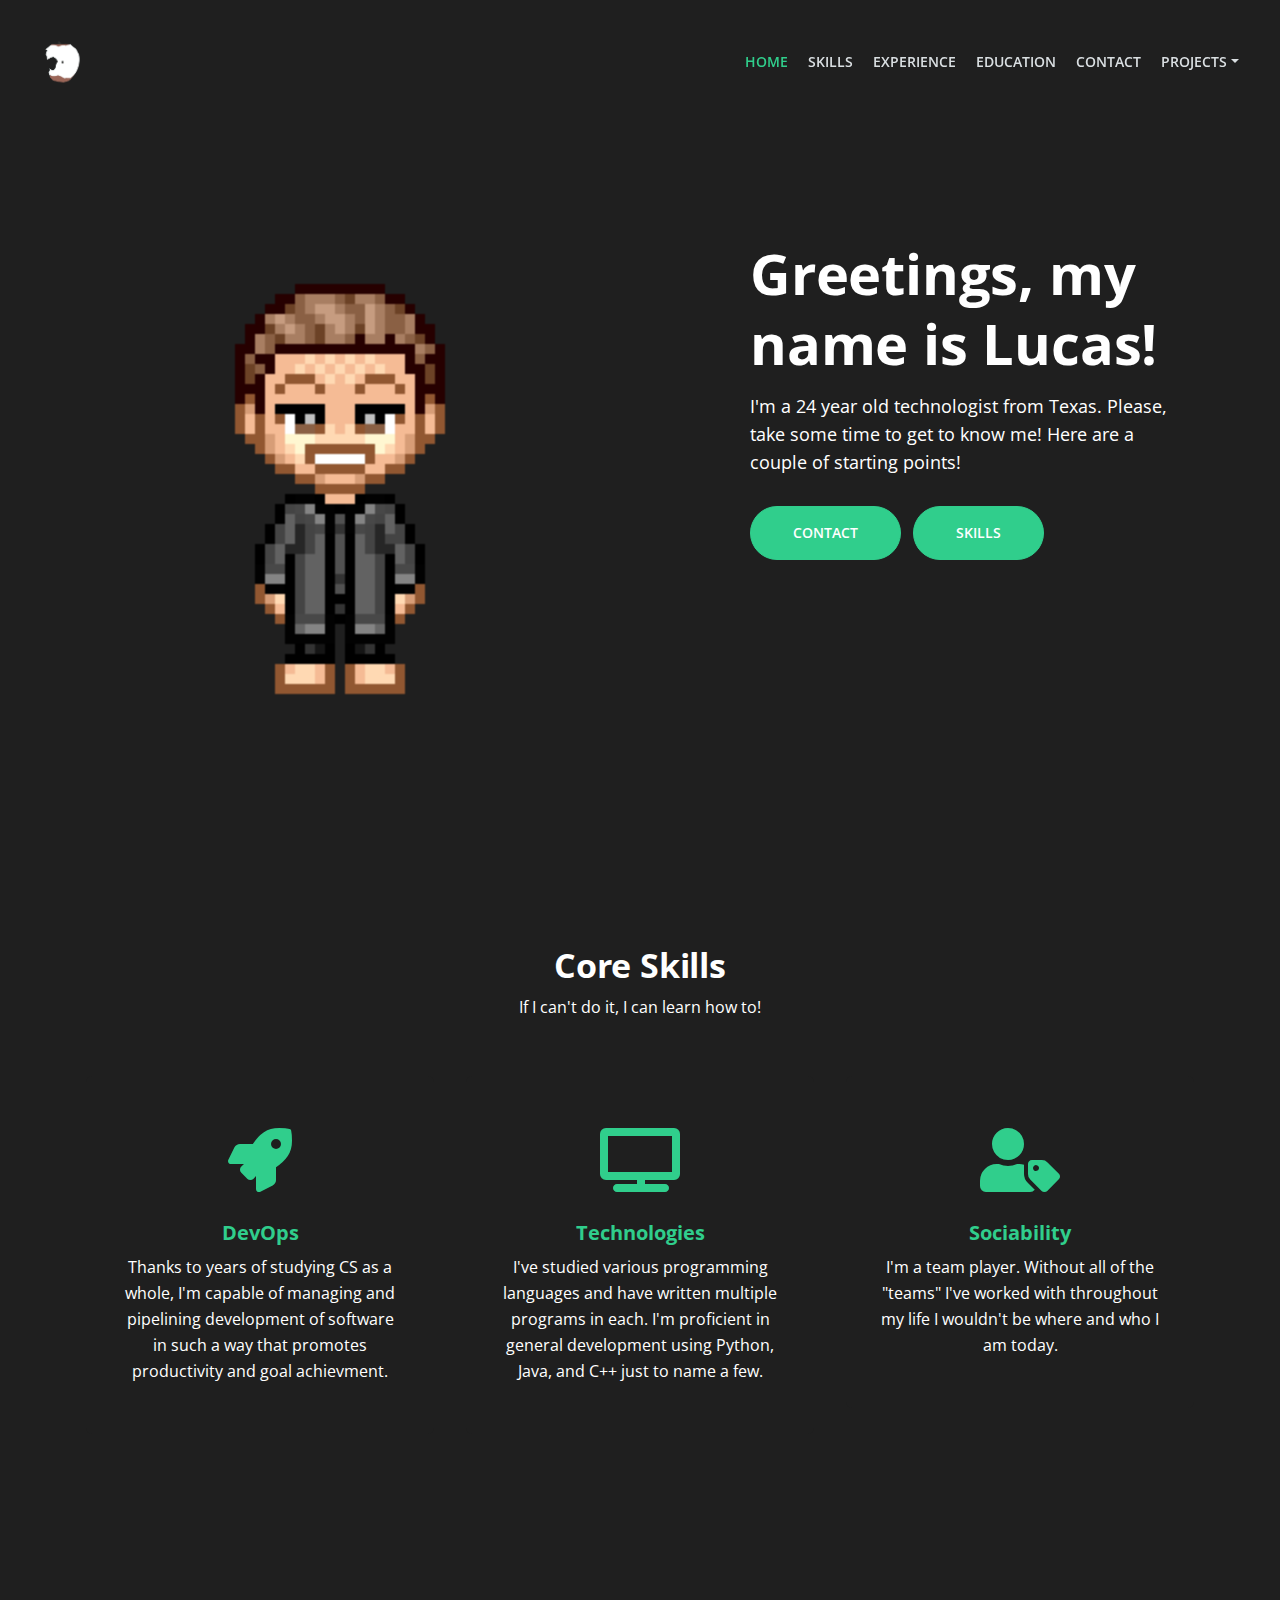
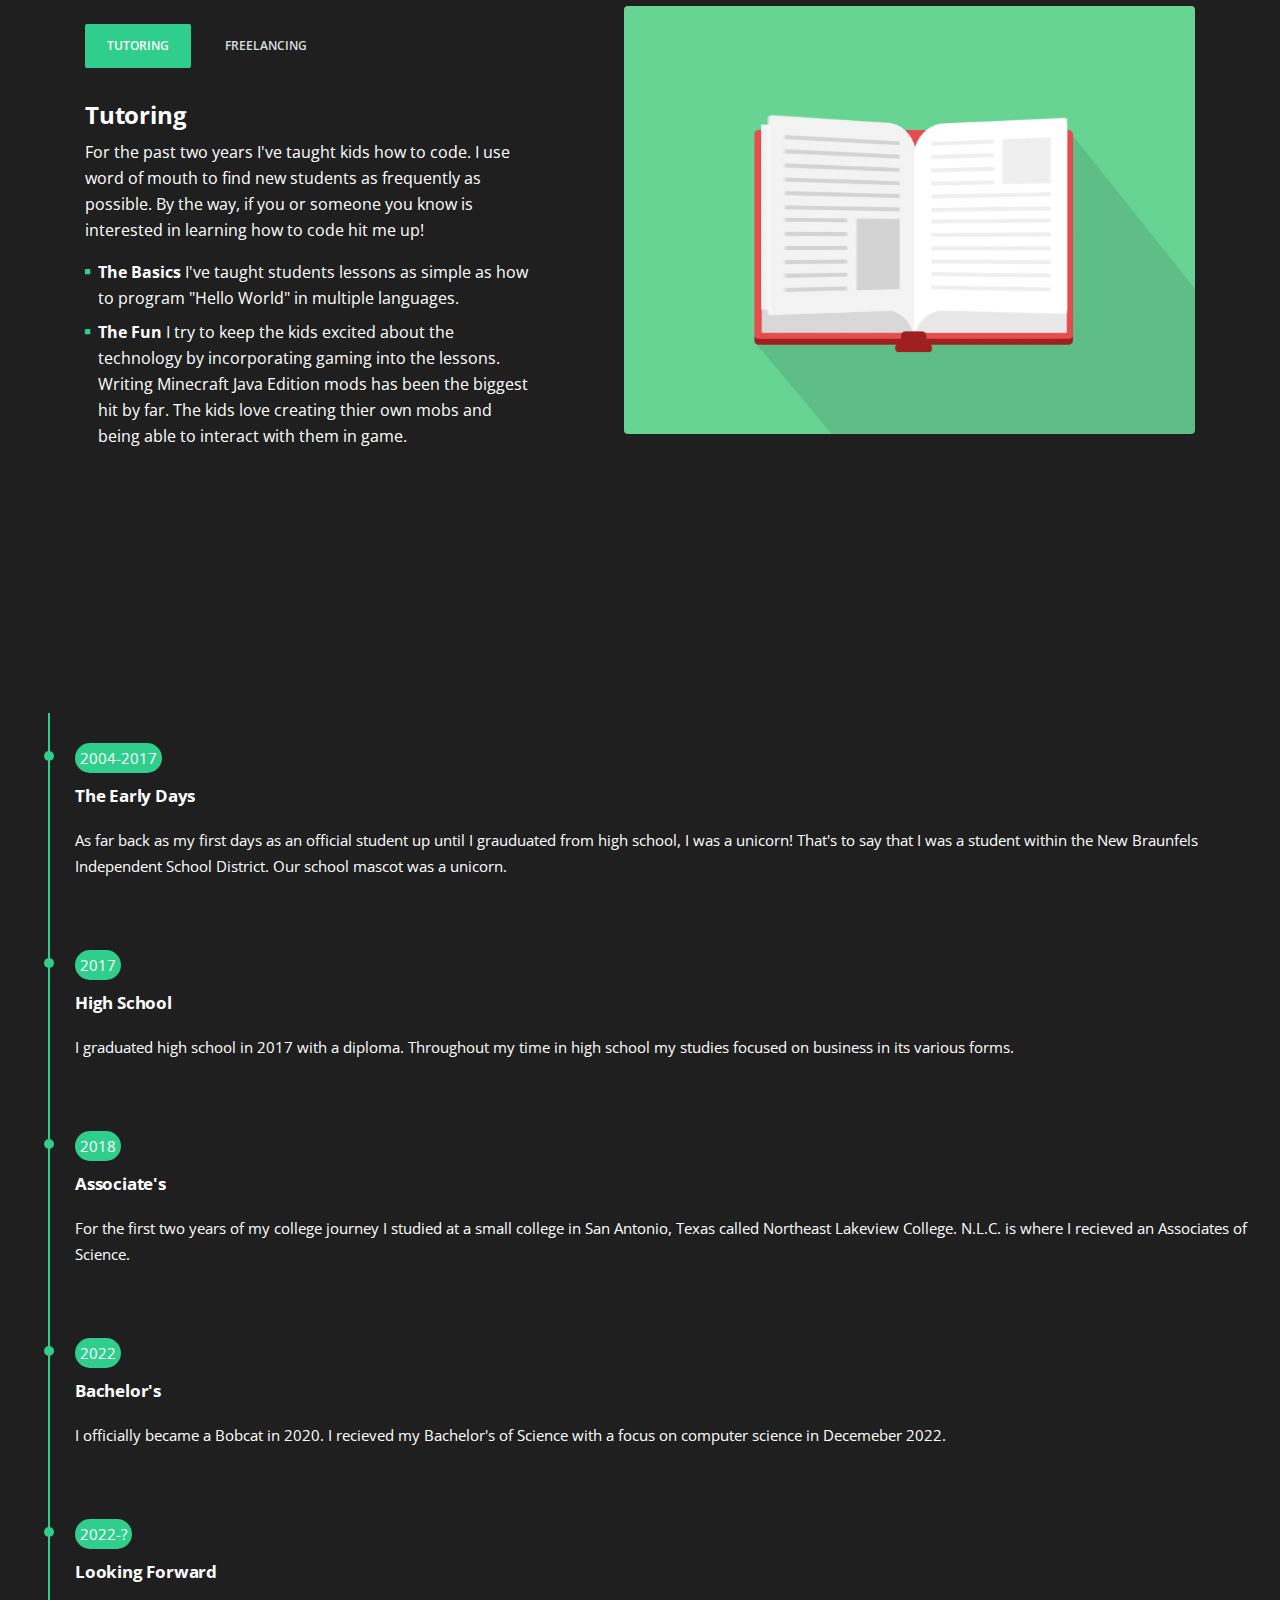
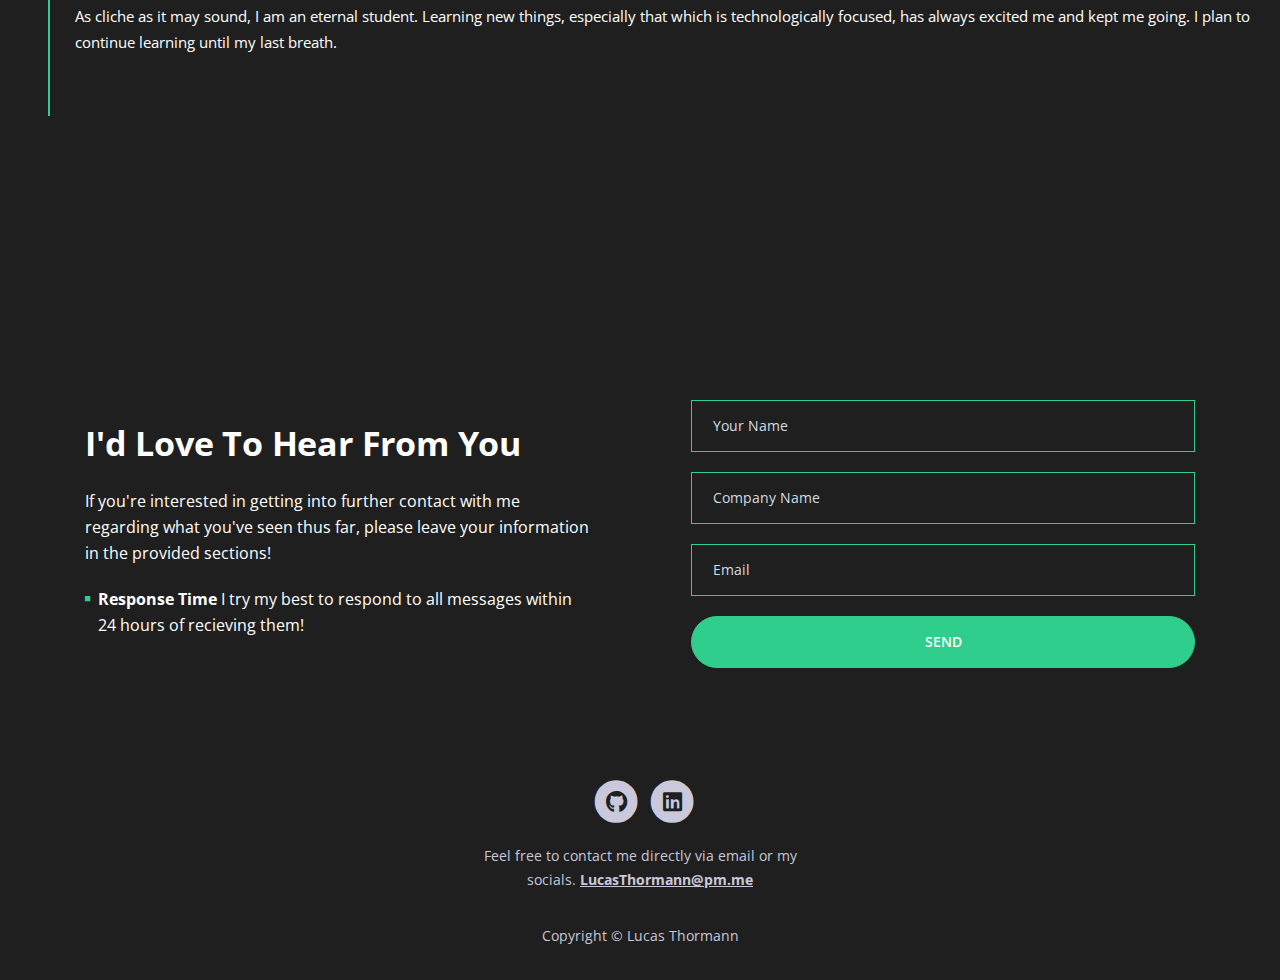
<file: index.html>
<!DOCTYPE html>
<html lang="en">
<head>
    <meta charset="utf-8">
    <meta name="viewport" content="width=device-width, initial-scale=1, shrink-to-fit=no">
    
    <!-- SEO Meta Tags -->
    <meta name="description" content="Personal website">
    <meta name="author" content="Lucas Thormann">

    <!-- OG Meta Tags to improve the way the post looks when I share the page on LinkedIn -->
	<meta property="og:site_name" content="Lucas Thormann - Lite Portfolio" /> <!-- website name -->
	<meta property="og:site" content="https://lucasthormann.github.io" /> <!-- website link -->
	<meta property="og:title" content="Lucas Thormann - Lite Portfolio"/> <!-- title shown in the actual shared post -->
	<meta property="og:description" content="Lucas Thormann - Lite Portfolio" /> <!-- description shown in the actual shared post -->
	<meta property="og:image" content="images/avatar.jpg" /> <!-- image link -->
	<meta property="og:url" content="https://lucasthormann.github.io" /> <!-- where I want my post to link to -->
	<meta name="twitter:card" content="summary_large_image"> <!-- to have large image post format in Twitter -->

    <!-- Webpage Title -->
    <title>Lucas Thormann - Lite Portfolio</title>
    
    <!-- Styles -->
    <link href="https://fonts.googleapis.com/css2?family=Open+Sans:ital,wght@0,400;0,600;0,700;1,400&display=swap" rel="stylesheet">
    <link href="css/bootstrap.css" rel="stylesheet">
    <link href="css/fontawesome-all.css" rel="stylesheet">
    <link href="css/swiper.css" rel="stylesheet">
	<link href="css/magnific-popup.css" rel="stylesheet">
	<link href="css/styles.css" rel="stylesheet">
	
	<!-- Favicon  -->
    <link rel="icon" href="images/thoricon.png">
</head>
<body data-spy="scroll" data-target=".fixed-top">
    
    <!-- Navigation -->
    <nav class="navbar navbar-expand-lg fixed-top navbar-dark">
        <div class="container">

            <!-- Image Logo -->
            <a class="navbar-brand logo-image" href="index"><img src="images/apple.gif" alt="alternative"></a> 

            <button class="navbar-toggler p-0 border-0" type="button" data-toggle="offcanvas">
                <span class="navbar-toggler-icon"></span>
            </button>

            <div class="navbar-collapse offcanvas-collapse" id="navbarsExampleDefault">
                <ul class="navbar-nav ml-auto">
                    <li class="nav-item">
                        <a class="nav-link page-scroll" href="#header">HOME <span class="sr-only">(current)</span></a>
                    </li>
                    <li class="nav-item">
                        <a class="nav-link page-scroll" href="#skills">SKILLS</a>
                    </li>
                    <li class="nav-item">
                        <a class="nav-link page-scroll" href="#tabs">EXPERIENCE</a>
                    </li>
                    <li class="nav-item">
                        <a class="nav-link page-scroll" href="#timeline">EDUCATION</a>
                    </li>
                    <li class="nav-item">
                        <a class="nav-link page-scroll" href="#contact">CONTACT</a>
                    </li>
                    <li class="nav-item dropdown">
                        <a class="nav-link dropdown-toggle" href="#" id="dropdown01" data-toggle="dropdown" aria-haspopup="true" aria-expanded="false">PROJECTS</a>
                        <div class="dropdown-menu" aria-labelledby="dropdown01">
                            <a class="dropdown-item page-scroll" href="ai">Expert System</a>
                            <div class="dropdown-divider"></div>
                            <a class="dropdown-item page-scroll" href="life">Game Of Life</a>
                            <div class="dropdown-divider"></div>
                            <a class="dropdown-item page-scroll" href="mighty">MIGHTY</a>
                        </div>
                    </li>
                </ul>
            </div> <!-- end of navbar-collapse -->
        </div> <!-- end of container -->
    </nav> <!-- end of navbar -->
    <!-- end of navigation -->


    <!-- Header -->
    <header id="header" class="header">
        <div class="container">
            <div class="row">
                <div class="col-lg-12">
                   <div class="row">
                      <div class="col-lg-6 col-xl-7">
                          <div class="image-container">
                              <img class="img-fluid" src="images/avatar1.png" alt="alternative">
                          </div> <!-- end of image-container -->
                       </div> <!-- end of col -->
                       <div class="col-lg-6 col-xl-5">
                          <div class="text-container">
                              <h1 class="h1-large">Greetings, my name is Lucas!</h1>
                              <p class="p-large">I'm a 24 year old technologist from Texas. Please, take some time to get to know me! Here are a couple of starting points!</p>
                              <a class="btn-solid-lg page-scroll" href="#contact">CONTACT</a>
                              <a class="btn-solid-lg page-scroll" href="#skills">SKILLS</a>
                          </div> <!-- end of text-container -->
                      </div> <!-- end of col -->
                  </div> <!-- end of row -->
                </div> <!-- end of col -->
            </div> <!-- end of row -->
        </div> <!-- end of container -->
    </header> <!-- end of header -->
    <!-- end of header -->

    <!-- Skills -->
    <div id="skills" class="cards-1 bg-dark-blue">
        <div class="container">
            <div class="row">
                <div class="col-lg-12">
                    <h2 class="h2-heading">Core Skills</h2>
                    <p class="p-heading">If I can't do it, I can learn how to!</p>
                </div> <!-- end of div -->
            </div> <!-- end of row -->
            <div class="row">
                <div class="col-lg-12">
                    
                    <!-- Card -->
                    <div class="card">
                        <div class="card-image">
                            <i class="fas fa-rocket"></i>
                        </div>
                        <div class="card-body">
                            <h5 class="card-title">DevOps</h5>
                            <p>Thanks to years of studying CS as a whole, I'm capable of managing and pipelining development of software in such a way that promotes productivity and goal achievment.</p>
                        </div>
                    </div>
                    <!-- end of card -->

                    <!-- Card -->
                    <div class="card">
                        <div class="card-image">
                            <i class="fas fa-tv"></i>
                        </div>
                        <div class="card-body">
                            <h5 class="card-title">Technologies</h5>
                            <p>I've studied various programming languages and have written multiple programs in each. I'm proficient in general development using Python, Java, and C++ just to name a few.</p>
                        </div>
                    </div>
                    <!-- end of card -->

                    <!-- Card -->
                    <div class="card">
                        <div class="card-image">
                            <i class="fas fa-user-tag"></i>
                        </div>
                        <div class="card-body">
                            <h5 class="card-title">Sociability</h5>
                            <p>I'm a team player. Without all of the "teams" I've worked with throughout my life I wouldn't be where and who I am today.</p>
                        </div>
                    </div>
                    <!-- end of card -->

                </div> <!-- end of col -->
            </div> <!-- end of row -->
        </div> <!-- end of container -->
    </div> <!-- end of cards-1 -->
    <!-- end of skills -->

    <!-- Details 2 -->
    <div id="tabs" class="tabs">
        <div class="container">
            <div class="row">
                <div class="col-lg-6 col-xl-5">
                    <div class="tabs-container">
            
                        <!-- Tabs Links -->
                        <ul class="nav nav-tabs" id="expTabs" role="tablist">
                            <li class="nav-item">
                                <a class="nav-link active" id="nav-tab-1" data-toggle="tab" href="#tab-1" role="tab" aria-controls="tab-1" aria-selected="true">TUTORING</a>
                            </li>
                            <li class="nav-item">
                                <a class="nav-link" id="nav-tab-2" data-toggle="tab" href="#tab-2" role="tab" aria-controls="tab-2" aria-selected="false">FREELANCING</a>
                            </li>
                        </ul>
                        <!-- end of tabs links -->
                        
                        <!-- Tabs Content -->
                        <div class="tab-content" id="expTabsContent">
        
                            <!-- Tab -->
                            <div class="tab-pane fade show active" id="tab-1" role="tabpanel" aria-labelledby="tab-1">
                                <h4>Tutoring</h4>
                                <p>For the past two years I've taught kids how to code. I use word of mouth to find new students as frequently as possible. By the way, if you or someone you know is interested in learning how to code hit me up!</p>
                                <ul class="list-unstyled li-space-lg">
                                    <li class="media">
                                        <i class="fas fa-square"></i>
                                        <div class="media-body"><strong>The Basics</strong> I've taught students lessons as simple as how to program "Hello World" in multiple languages.</div>
                                    </li>
                                    <li class="media">
                                        <i class="fas fa-square"></i>
                                   <div class="media-body"><strong>The Fun</strong> I try to keep the kids excited about the technology by incorporating gaming into the lessons. Writing 
                                            Minecraft Java Edition mods has been the biggest hit by far. The kids love creating thier own mobs and being able to interact with them in game.
                                        </div>
                                    </li>
                                </ul>
                            </div> <!-- end of tab-pane --> 
                            <!-- end of tab -->
        
                            <!-- Tab -->
                            <div class="tab-pane fade" id="tab-2" role="tabpanel" aria-labelledby="tab-2">
                                <h4>Freelancing</h4>
                                <p>I've written code that I was contractually obligated to write once in my life. I can't delve too much into detail about the project but I'll
                                    touch on the most notable aspect of it. To provide some context, it was a web application that I developed for a family friend. The primary 
                                    components of the application were as follows:
                                </p>
                                <ul class="list-unstyled li-space-lg">
                                    <li class="media">
                                        <i class="fas fa-square"></i>
                                        <div class="media-body"><strong>UI</strong> A home/splash page that served as a simple UI</div>
                                    </li>
                                    <li class="media">
                                        <i class="fas fa-square"></i>
                                        <div class="media-body"><strong>Functionality</strong> Profile creation and personalization capability, Rudimentary file sharing, Following feature that allows users to follow one another.
                                        </div>
                                    </li>
                                </ul>
                            </div> <!-- end of tab-pane -->
                            <!-- end of tab -->
        
                        </div> <!-- end of tab-content -->
                        <!-- end of tabs content -->
        
                    </div> <!-- end of tabs-container -->
                </div> <!-- end of col -->
                <div class="col-lg-6 col-xl-7">
                    <div class="image-container">
                        <img class="img-fluid" src="images/flippingbook.gif" alt="alternative">
                    </div> <!-- end of image-container -->
                </div> <!-- end of col -->
            </div> <!-- end of row -->
        </div> <!-- end of container -->
    </div> <!-- end of tabs -->
    <!-- end of details 2 -->

    <div id="timeline" class="timeline">
        <ul>
          <li>
            <span>2004-2017</span>
            <div class="content">
              <h3>The Early Days</h3>
              <p>
                As far back as my first days as an official student up until I grauduated from high school, I was a unicorn! That's to say that I was a student within the New Braunfels Independent School District. Our school mascot was a unicorn.
              </p>
            </div>
          </li>
          <li>
            <span>2017</span>
            <div class="content">
              <h3>High School</h3>
              <p>
                I graduated high school in 2017 with a diploma. Throughout my time in high school my studies focused on business in its various forms.
              </p>
            </div>
          </li>
          <li>
            <span>2018</span>
            <div class="content">
              <h3>Associate's</h3>
              <p>
                For the first two years of my college journey I studied at a small college in San Antonio, Texas called Northeast Lakeview College. N.L.C. is where I recieved an Associates of Science.
              </p>
            </div>
          </li>
          <li>
            <span>2022</span>
            <div class="content">
              <h3>Bachelor's</h3>
              <p>
                I officially became a Bobcat in 2020. I recieved my Bachelor's of Science with a focus on computer science in Decemeber 2022.
              </p>
            </div>
          </li>
          <li>
            <span>2022-?</span>
            <div class="content">
              <h3>Looking Forward</h3>
              <p>
                As cliche as it may sound, I am an eternal student. Learning new things, especially that which is technologically focused, has always excited me and kept me going. I plan to continue learning until my last breath.
              </p>
            </div>
          </li>
        </ul>
      </div>

     <!-- Contact -->
     <div id="contact" class="form-1 bg-dark-blue">
        <div class="container">
            <div class="row">
                <div class="col-lg-6">
                    <div class="text-container">
                        <h2>I'd Love To Hear From You</h2>
                        <p>If you're interested in getting into further contact with me regarding what you've seen thus far, please leave your information in the provided sections!</p>
                        <ul class="list-unstyled li-space-lg">
                            <li class="media">
                                <i class="fas fa-square"></i><div class="media-body"><strong>Response Time</strong> I try my best to respond to all messages within 24 hours of recieving them!</div>
                            </li>
                        </ul>
                    </div> <!-- end of text-container -->
                </div> <!-- end of col -->
                <div class="col-lg-6">

                    <!-- Registration Form -->
                    <form id="registrationForm">
                        <div class="form-group">
                            <input type="text" class="form-control-input" id="rname" required>
                            <label class="label-control" for="rname">Your Name</label>
                        </div>
                        <div class="form-group">
                            <input type="text" class="form-control-input" id="roccupation" required>
                            <label class="label-control" for="roccupation">Company Name</label>
                        </div>
                        <div class="form-group">
                            <input type="email" class="form-control-input" id="remail" required>
                            <label class="label-control" for="remail">Email</label>
                        </div>
                        <div class="form-group">
                            <button type="submit" class="form-control-submit-button">SEND</button>
                        </div>
                    </form>
                    <!-- end of registration form -->

                </div> <!-- end of col -->
            </div> <!-- end of row -->
        </div> <!-- end of container -->
    </div> <!-- end of form-1 -->
    <!-- end of contact -->

    <!-- Footer -->
    <div class="footer">
        <div class="container">
            <div class="row">
                <div class="col-lg-12">
                    <div class="footer-col third">
                        <span class="fa-stack">
                            <a href="https://github.com/lucasthormann">
                                <i class="fas fa-circle fa-stack-2x"></i>
                                <i class="fab fa-github fa-stack-1x"></i>
                            </a>
                        </span>
                        <span class="fa-stack">
                            <a href="https://www.linkedin.com/in/lucas-thormann-51907223a/">
                                <i class="fas fa-circle fa-stack-2x"></i>
                                <i class="fab fa-linkedin fa-stack-1x"></i>
                            </a>
                        </span>
                        <p class="p-small">Feel free to contact me directly via email or my socials. <a href="mailto:LucasThormann@pm.me"><strong><u>LucasThormann@pm.me</u></strong></a></p>
                    </div> <!-- end of footer-col -->
                </div> <!-- end of col -->
            </div> <!-- end of row -->
        </div> <!-- end of container -->
    </div> <!-- end of footer -->  
    <!-- end of footer -->


    <!-- Copyright -->
    <div class="copyright">
        <div class="container">
            <div class="row">
                <div class="col-lg-12">
                    <p class="p-small">Copyright © <a href="#your-link">Lucas Thormann</a></p>
                </div> <!-- end of col -->
            </div> <!-- enf of row -->
        </div> <!-- end of container -->
    </div> <!-- end of copyright --> 
    <!-- end of copyright -->
    
    	
    <!-- Scripts -->
    <script src="js/jquery.min.js"></script> <!-- jQuery for Bootstrap's JavaScript plugins -->
    <script src="js/bootstrap.min.js"></script> <!-- Bootstrap framework -->
    <script src="js/jquery.easing.min.js"></script> <!-- jQuery Easing for smooth scrolling between anchors -->
    <script src="js/swiper.min.js"></script> <!-- Swiper for image and text sliders -->
    <script src="js/scripts.js"></script> <!-- Custom scripts -->
</body>
</html>
</file>
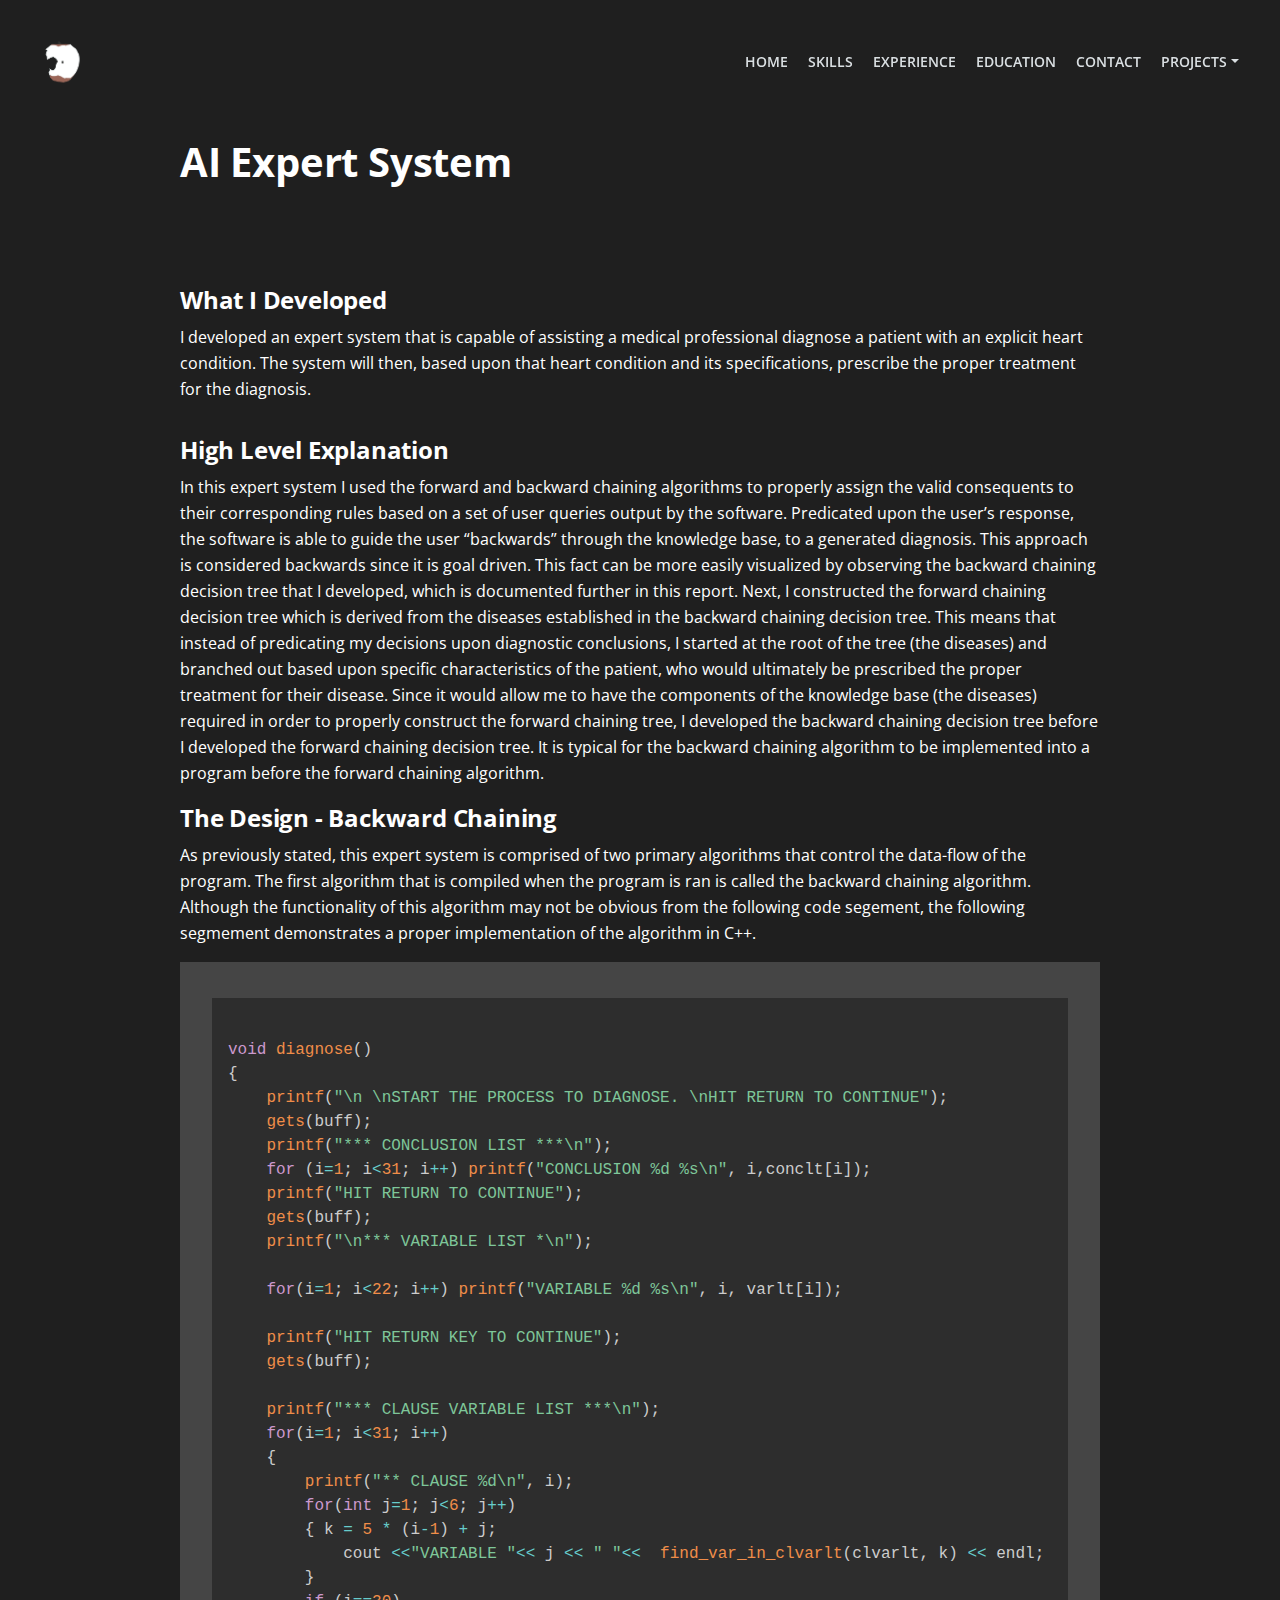
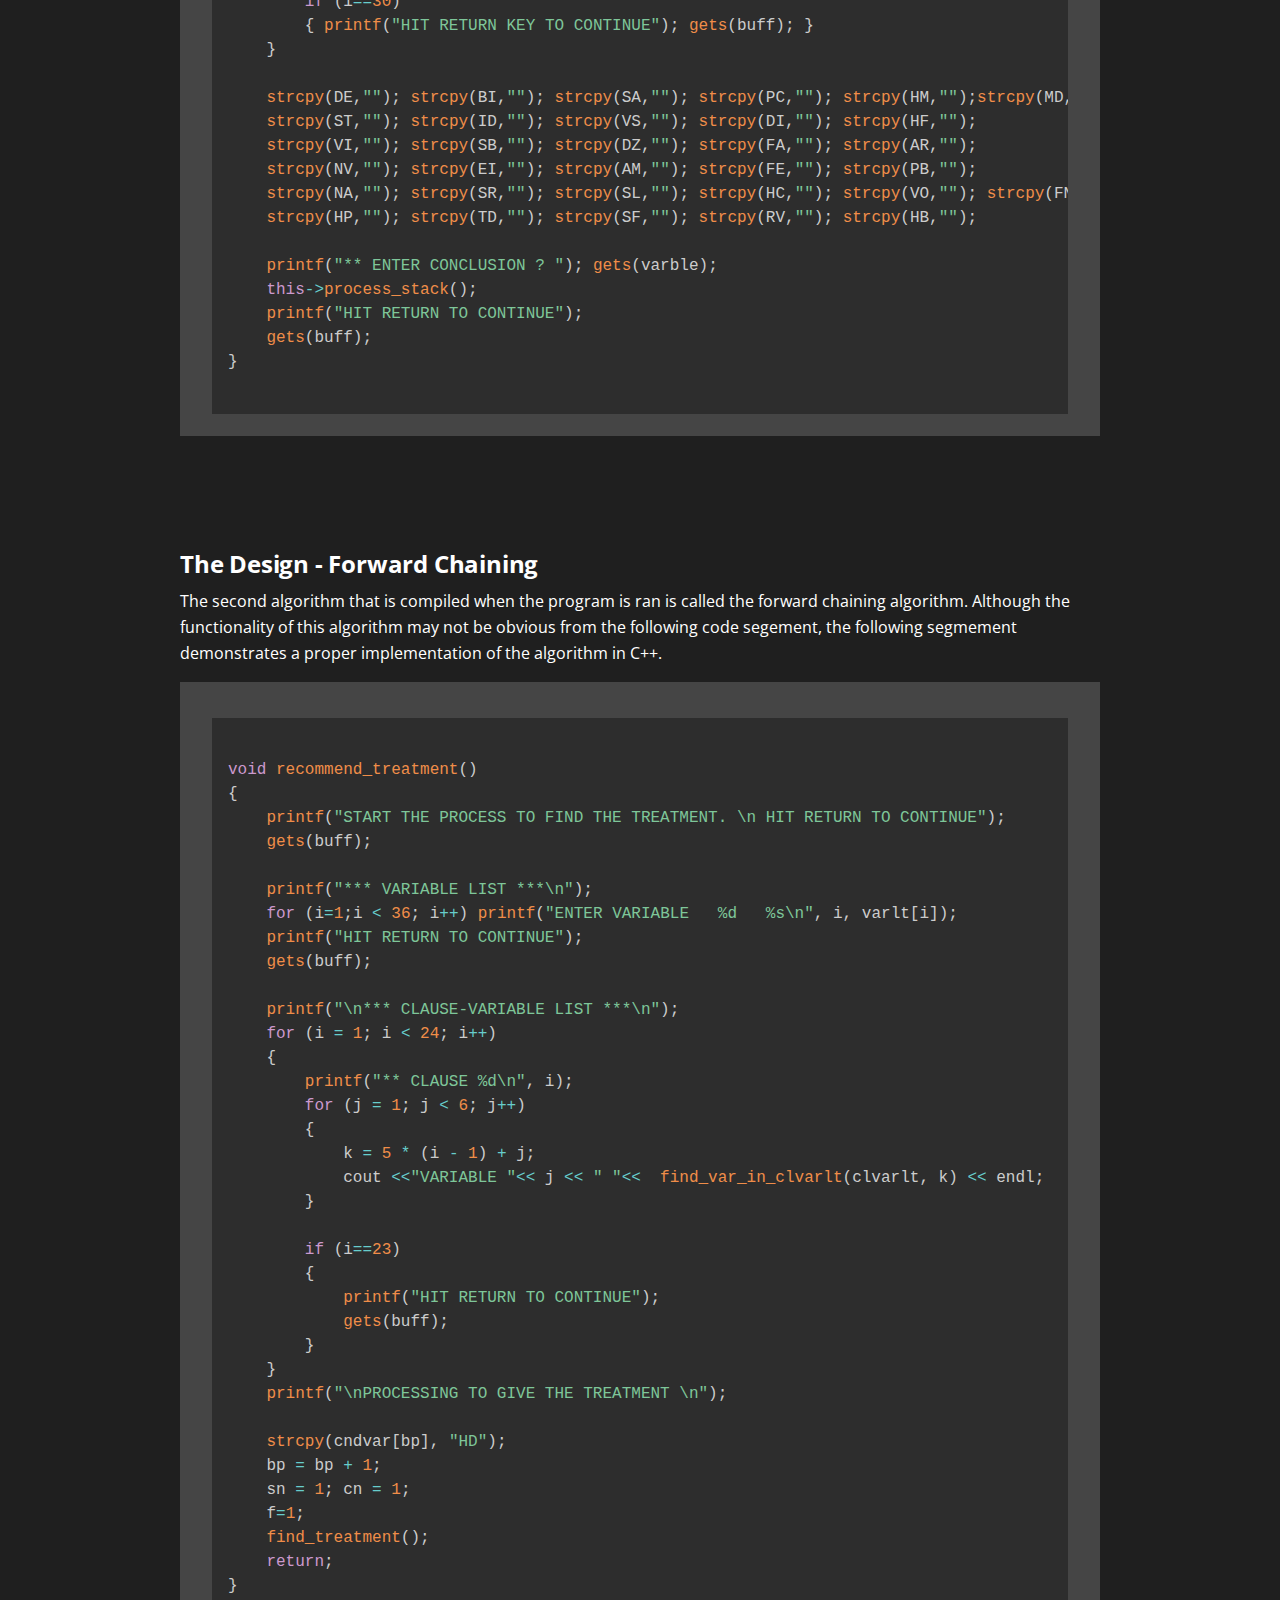
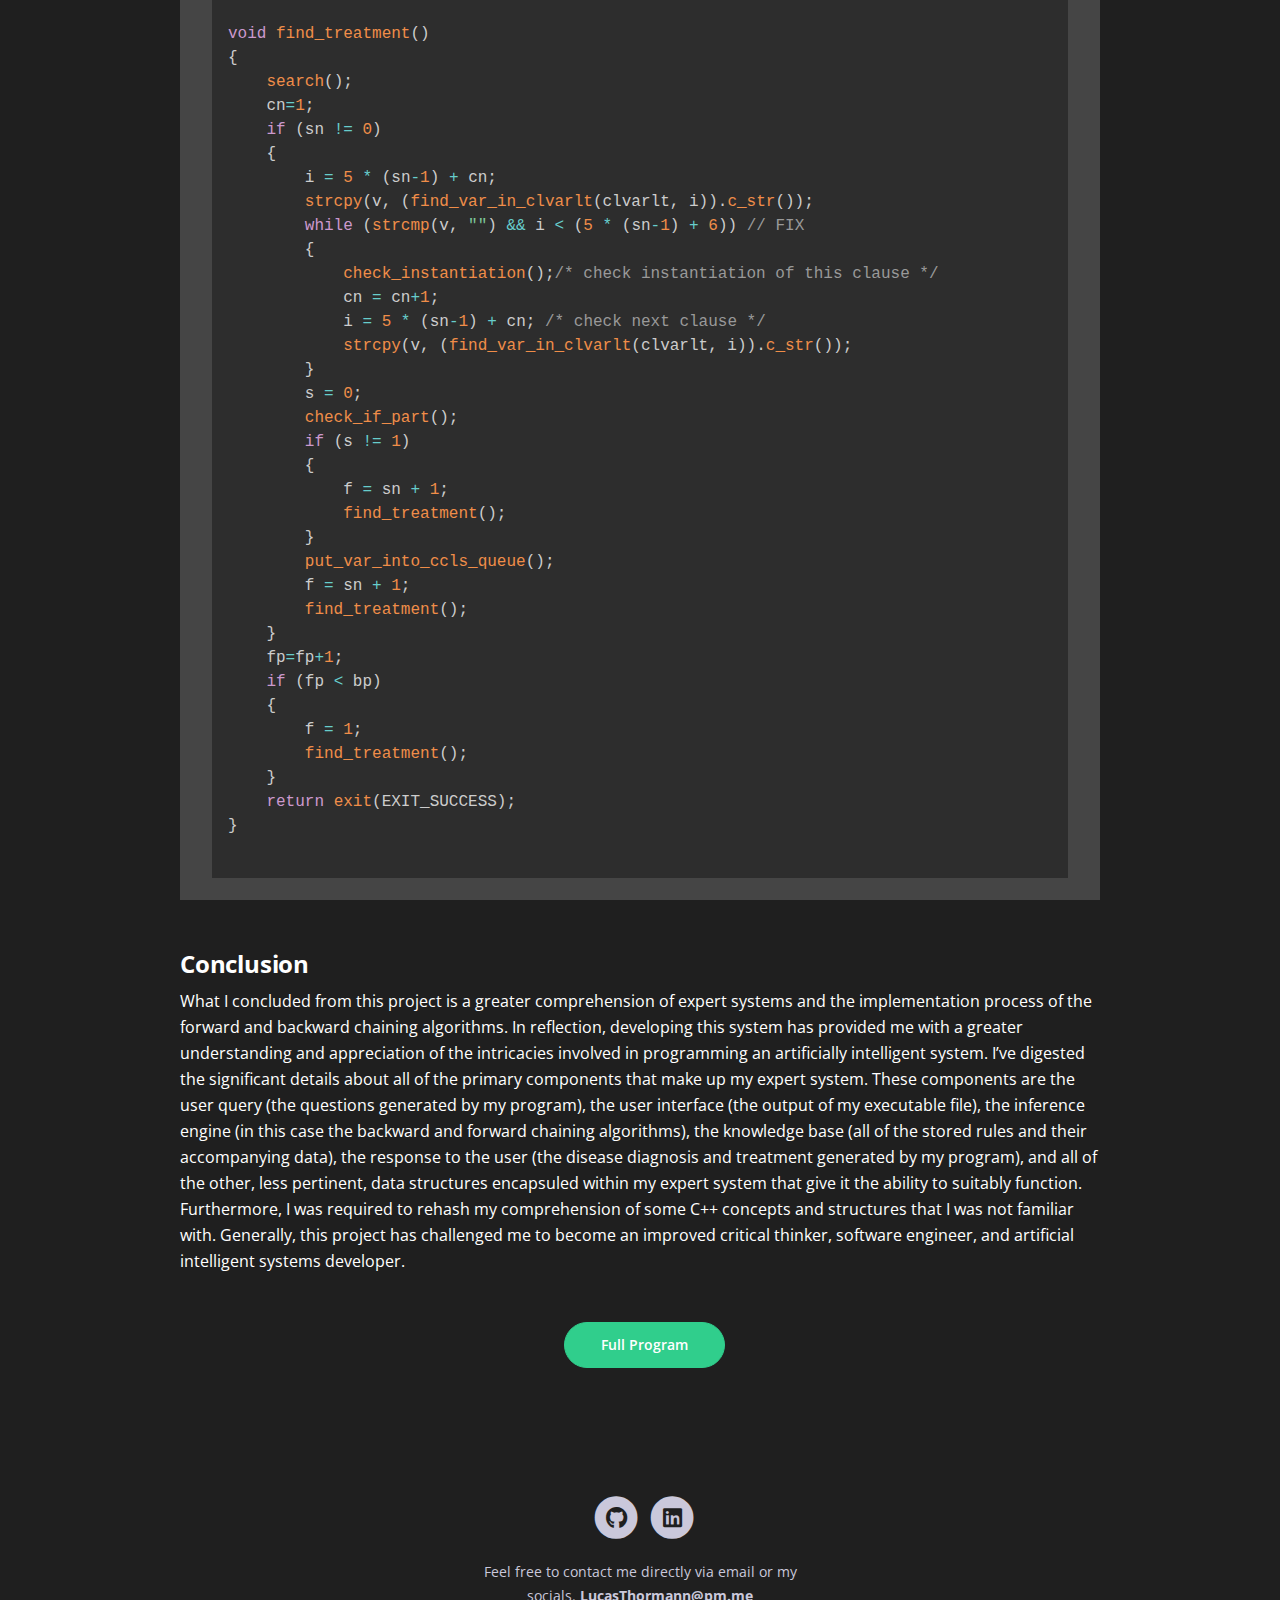
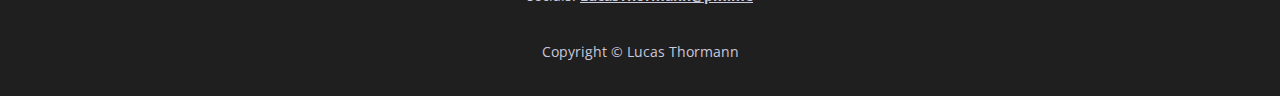
<file: ai.html>
<!DOCTYPE html>
<html lang="en">
<head>
    <meta charset="utf-8">
    <meta name="viewport" content="width=device-width, initial-scale=1, shrink-to-fit=no">
    
    <!-- SEO Meta Tags -->
    <meta name="description" content="Resume Website">
    <meta name="author" content="Lucas Thormann">

    <!-- OG Meta Tags to improve the way the post looks when you share the page on LinkedIn -->
	<meta property="og:site_name" content="Lucas Thormann - Resume" /> <!-- website name -->
	<meta property="og:site" content="https://lucasthormann.github.io" /> <!-- website link -->
	<meta property="og:title" content="Lucas Thormann - Resume"/> <!-- title shown in the actual shared post -->
	<meta property="og:description" content="Lucas Thormann - Resume" /> <!-- description shown in the actual shared post -->
	<meta property="og:image" content="images/avatar.jpg" /> <!-- image link, make sure it's jpg -->
	<meta property="og:url" content="https://lucasthormann.github.io" /> <!-- where do you want your post to link to -->
	<meta name="twitter:card" content="summary_large_image"> <!-- to have large image post format in Twitter -->

    <!-- Webpage Title -->
    <title>Project 1 - Simple AI</title>
    
    <!-- Styles -->
    <link href="https://fonts.googleapis.com/css2?family=Open+Sans:ital,wght@0,400;0,600;0,700;1,400&display=swap" rel="stylesheet">
    <link href="css/bootstrap.css" rel="stylesheet">
    <link href="css/fontawesome-all.css" rel="stylesheet">
    <link href="css/swiper.css" rel="stylesheet">
	<link href="css/magnific-popup.css" rel="stylesheet">
	<link href="css/styles.css" rel="stylesheet">
    <link href="css/prism.css" rel="stylesheet">
	
	<!-- Favicon  -->
    <link rel="icon" href="images/thoricon.png">
</head>
<body data-spy="scroll" data-target=".fixed-top">
    
    <!-- Navigation -->
    <nav class="navbar navbar-expand-lg fixed-top navbar-dark">
        <div class="container">

            <!-- Image Logo -->
            <a class="navbar-brand logo-image" href="index"><img src="images/apple.gif" alt="alternative"></a> 

            <button class="navbar-toggler p-0 border-0" type="button" data-toggle="offcanvas">
                <span class="navbar-toggler-icon"></span>
            </button>

            <div class="navbar-collapse offcanvas-collapse" id="navbarsExampleDefault">
                <ul class="navbar-nav ml-auto">
                    <li class="nav-item">
                        <a class="nav-link page-scroll" href="index#header">HOME <span class="sr-only">(current)</span></a>
                    </li>
                    <li class="nav-item">
                        <a class="nav-link page-scroll" href="index#skills">SKILLS</a>
                    </li>
                    <li class="nav-item">
                        <a class="nav-link page-scroll" href="index#tabs">EXPERIENCE</a>
                    </li>
                    <li class="nav-item">
                        <a class="nav-link page-scroll" href="index#timeline">EDUCATION</a>
                    </li>
                    <li class="nav-item">
                        <a class="nav-link page-scroll" href="index#contact">CONTACT</a>
                    </li>
                    <li class="nav-item dropdown">
                        <a class="nav-link dropdown-toggle" href="#" id="dropdown01" data-toggle="dropdown" aria-haspopup="true" aria-expanded="false">PROJECTS</a>
                        <div class="dropdown-menu" aria-labelledby="dropdown01">
                            <a class="dropdown-item page-scroll" href="ai">Expert System</a>
                            <div class="dropdown-divider"></div>
                            <a class="dropdown-item page-scroll" href="life">Game Of Life</a>
                            <div class="dropdown-divider"></div>
                            <a class="dropdown-item page-scroll" href="mighty">MIGHTY</a>
                        </div>
                    </li>
                </ul>
            </div> <!-- end of navbar-collapse -->
        </div> <!-- end of container -->
    </nav> <!-- end of navbar -->
    <!-- end of navigation -->


    <!-- Header -->
    <header class="ex-header bg-dark-blue">
        <div class="container">
            <div class="row">
                <div class="col-xl-10 offset-xl-1">
                    <h1>AI Expert System</h1> 
                </div> <!-- end of col -->
            </div> <!-- end of row -->
        </div> <!-- end of container -->
    </header> <!-- end of ex-header -->
    <!-- end of header -->

    <!-- Basic -->
    <div class="ex-basic-1 pt-4 bg-dark-blue">
        <div class="container">
            <div class="row">
                <div class="col-xl-10 offset-xl-1">
                    <h4>What I Developed</h4>
                    <p>I developed an expert system that is capable of assisting a medical professional
                        diagnose a patient with an explicit heart condition. The system will then, based upon that 
                        heart condition and its specifications, prescribe the proper treatment for the diagnosis.</p>
                </div> <!-- end of col -->
            </div> <!-- end of row -->
        </div> <!-- end of container -->
    </div> <!-- end of ex-basic-1 -->
    <!-- end of basic -->

    <!-- Basic -->
    <div class="ex-basic-1 pt-3 pb-5 bg-dark-blue">
        <div class="container">
            <div class="row">
                <div class="col-xl-10 offset-xl-1">
                    <h4>High Level Explanation</h4>
                    <p>In this expert system I used the forward and backward chaining algorithms to properly 
                        assign the valid consequents to their corresponding rules based on a set of user queries
                        output by the software. Predicated upon the user’s response, the software is able to guide 
                        the user “backwards” through the knowledge base, to a generated diagnosis. This approach 
                        is considered backwards since it is goal driven. This fact can be more easily visualized by 
                        observing the backward chaining decision tree that I developed, which is documented 
                        further in this report. Next, I constructed the forward chaining decision tree which is 
                        derived from the diseases established in the backward chaining decision tree. This means
                        that instead of predicating my decisions upon diagnostic conclusions, I started at the 
                        root of the tree (the diseases) and branched out based upon specific characteristics of the 
                        patient, who would ultimately be prescribed the proper treatment for their disease. Since it 
                        would allow me to have the components of the knowledge base (the diseases) required in 
                        order to properly construct the forward chaining tree, I developed the backward 
                        chaining decision tree before I developed the forward chaining decision tree. It is typical 
                        for the backward chaining algorithm to be implemented into a program before the forward 
                        chaining algorithm.</p>
                    <h4>The Design - Backward Chaining</h4>
                    <p>As previously stated, this expert system is comprised of two primary algorithms that control the data-flow of 
                        the program. The first algorithm that is compiled when the program is ran is called the 
                        backward chaining algorithm. Although the functionality of this algorithm may not be obvious from 
                        the following code segement, the following segmement demonstrates a proper implementation of the algorithm in C++.</p>
                    <div class="text-box mb-5">
                    <pre><code class="language-cpp">
void diagnose()
{   
    printf("\n \nSTART THE PROCESS TO DIAGNOSE. \nHIT RETURN TO CONTINUE");
    gets(buff);
    printf("*** CONCLUSION LIST ***\n");
    for (i=1; i<31; i++) printf("CONCLUSION %d %s\n", i,conclt[i]);
    printf("HIT RETURN TO CONTINUE");
    gets(buff);
    printf("\n*** VARIABLE LIST *\n");

    for(i=1; i<22; i++) printf("VARIABLE %d %s\n", i, varlt[i]);

    printf("HIT RETURN KEY TO CONTINUE");
    gets(buff);

    printf("*** CLAUSE VARIABLE LIST ***\n");
    for(i=1; i<31; i++)
    {
        printf("** CLAUSE %d\n", i);
        for(int j=1; j<6; j++)
        { k = 5 * (i-1) + j;
            cout <<"VARIABLE "<< j << " "<<  find_var_in_clvarlt(clvarlt, k) << endl;
        }
        if (i==30)
        { printf("HIT RETURN KEY TO CONTINUE"); gets(buff); }
    }

    strcpy(DE,""); strcpy(BI,""); strcpy(SA,""); strcpy(PC,""); strcpy(HM,"");strcpy(MD,"");
    strcpy(ST,""); strcpy(ID,""); strcpy(VS,""); strcpy(DI,""); strcpy(HF,"");
    strcpy(VI,""); strcpy(SB,""); strcpy(DZ,""); strcpy(FA,""); strcpy(AR,"");
    strcpy(NV,""); strcpy(EI,""); strcpy(AM,""); strcpy(FE,""); strcpy(PB,"");
    strcpy(NA,""); strcpy(SR,""); strcpy(SL,""); strcpy(HC,""); strcpy(VO,""); strcpy(FN,""); strcpy(CP,"");
    strcpy(HP,""); strcpy(TD,""); strcpy(SF,""); strcpy(RV,""); strcpy(HB,"");

    printf("** ENTER CONCLUSION ? "); gets(varble);
    this->process_stack();
    printf("HIT RETURN TO CONTINUE");
    gets(buff);
}
                    </code></pre>
                    </div> <!-- end of text-box -->
                </div> <!-- end of col -->
            </div> <!-- end of row -->
        </div> <!-- end of container -->
    </div> <!-- end of ex-basic-1 -->
   
    <div class="ex-basic-2 pt-3 pb-5 bg-dark-blue">
        <div class="container">
            <div class="row">
                <div class="col-xl-10 offset-xl-1">
                    <h4>The Design - Forward Chaining</h4>
                    <p>The second algorithm that is compiled when the program is ran is called the forward 
                        chaining algorithm. Although the functionality of this algorithm may not be obvious from 
                        the following code segement, the following segmement demonstrates a proper implementation of the algorithm in C++.</p>
                    <div class="text-box mb-5">
                        <pre><code class="language-cpp">
void recommend_treatment()
{
    printf("START THE PROCESS TO FIND THE TREATMENT. \n HIT RETURN TO CONTINUE");
    gets(buff);

    printf("*** VARIABLE LIST ***\n");
    for (i=1;i < 36; i++) printf("ENTER VARIABLE   %d   %s\n", i, varlt[i]);
    printf("HIT RETURN TO CONTINUE");
    gets(buff);

    printf("\n*** CLAUSE-VARIABLE LIST ***\n");
    for (i = 1; i < 24; i++)
    {
        printf("** CLAUSE %d\n", i);
        for (j = 1; j < 6; j++)
        {
            k = 5 * (i - 1) + j;
            cout <<"VARIABLE "<< j << " "<<  find_var_in_clvarlt(clvarlt, k) << endl;
        }

        if (i==23)
        {
            printf("HIT RETURN TO CONTINUE");
            gets(buff);
        }
    }
    printf("\nPROCESSING TO GIVE THE TREATMENT \n");

    strcpy(cndvar[bp], "HD");
    bp = bp + 1;
    sn = 1; cn = 1;
    f=1;
    find_treatment();
    return;
}

void find_treatment()
{
    search();
    cn=1;
    if (sn != 0)
    {
        i = 5 * (sn-1) + cn;
        strcpy(v, (find_var_in_clvarlt(clvarlt, i)).c_str());
        while (strcmp(v, "") && i < (5 * (sn-1) + 6)) // FIX
        {
            check_instantiation();/* check instantiation of this clause */
            cn = cn+1;
            i = 5 * (sn-1) + cn; /* check next clause */
            strcpy(v, (find_var_in_clvarlt(clvarlt, i)).c_str());
        }
        s = 0;
        check_if_part();
        if (s != 1)
        {
            f = sn + 1;
            find_treatment();
        }
        put_var_into_ccls_queue();
        f = sn + 1;
        find_treatment();
    }
    fp=fp+1;
    if (fp < bp)
    {
        f = 1;
        find_treatment();
    }
    return exit(EXIT_SUCCESS);
}
                        </code></pre>
                    </div> <!-- end of text-box -->
                    <ul class="list-unstyled li-space-lg mb-5">
                        <h4>Conclusion</h4>
                        <p>What I concluded from this project is a greater comprehension of expert systems and the 
                            implementation process of the forward and backward chaining algorithms. In reflection, 
                            developing this system has provided me with a greater understanding and appreciation of 
                            the intricacies involved in programming an artificially intelligent system. I’ve digested the 
                            significant details about all of the primary components that make up my expert system. 
                            These components are the user query (the questions generated by my program), the user 
                            interface (the output of my executable file), the inference engine (in this case the backward 
                            and forward chaining algorithms), the knowledge base (all of the stored rules and their 
                            accompanying data), the response to the user (the disease diagnosis and treatment 
                            generated by my program), and all of the other, less pertinent, data structures encapsuled 
                            within my expert system that give it the ability to suitably function. Furthermore, I was 
                            required to rehash my comprehension of some C++ concepts and structures that I was not 
                            familiar with. Generally, this project has challenged me to become an improved critical 
                            thinker, software engineer, and artificial intelligent systems developer.
                        </p>
                    </ul>

                    <a class="btn-solid-reg mb-5" href="https://github.com/lucasthormann/forward-backward-chaining-demo">Full Program</a>
                </div> <!-- end of col -->
            </div> <!-- end of row -->
        </div> <!-- end of container -->
    </div> <!-- end of ex-basic-1 -->
    <!-- end of basic -->

    <!-- Footer -->
    <div class="footer">
        <div class="container">
            <div class="row">
                <div class="col-lg-12">
                    <div class="footer-col third">
                        <span class="fa-stack">
                            <a href="https://github.com/lucasthormann">
                                <i class="fas fa-circle fa-stack-2x"></i>
                                <i class="fab fa-github fa-stack-1x"></i>
                            </a>
                        </span>
                        <span class="fa-stack">
                            <a href="https://www.linkedin.com/in/lucas-thormann-51907223a/">
                                <i class="fas fa-circle fa-stack-2x"></i>
                                <i class="fab fa-linkedin fa-stack-1x"></i>
                            </a>
                        </span>
                        <p class="p-small">Feel free to contact me directly via email or my socials. <a href="mailto:LucasThormann@pm.me"><strong><u>LucasThormann@pm.me</u></strong></a></p>
                    </div> <!-- end of footer-col -->
                </div> <!-- end of col -->
            </div> <!-- end of row -->
        </div> <!-- end of container -->
    </div> <!-- end of footer -->  
    <!-- end of footer -->

    <!-- Copyright -->
    <div class="copyright">
        <div class="container">
            <div class="row">
                <div class="col-lg-12">
                    <p class="p-small">Copyright © <a href="#your-link">Lucas Thormann</a></p>
                </div> <!-- end of col -->
            </div> <!-- enf of row -->
        </div> <!-- end of container -->
    </div> <!-- end of copyright --> 
    <!-- end of copyright -->
    
    	
    <!-- Scripts -->
    <script src="js/jquery.min.js"></script> <!-- jQuery for Bootstrap's JavaScript plugins -->
    <script src="js/bootstrap.min.js"></script> <!-- Bootstrap framework -->
    <script src="js/jquery.easing.min.js"></script> <!-- jQuery Easing for smooth scrolling between anchors -->
    <script src="js/swiper.min.js"></script> <!-- Swiper for image and text sliders -->
    <script src="js/jquery.magnific-popup.js"></script> <!-- Magnific Popup for lightboxes -->
    <script src="js/scripts.js"></script> <!-- Custom scripts -->
    <script src="js/prism.js"></script> <!-- Highlight text like code -->
</body>
</html>
</file>
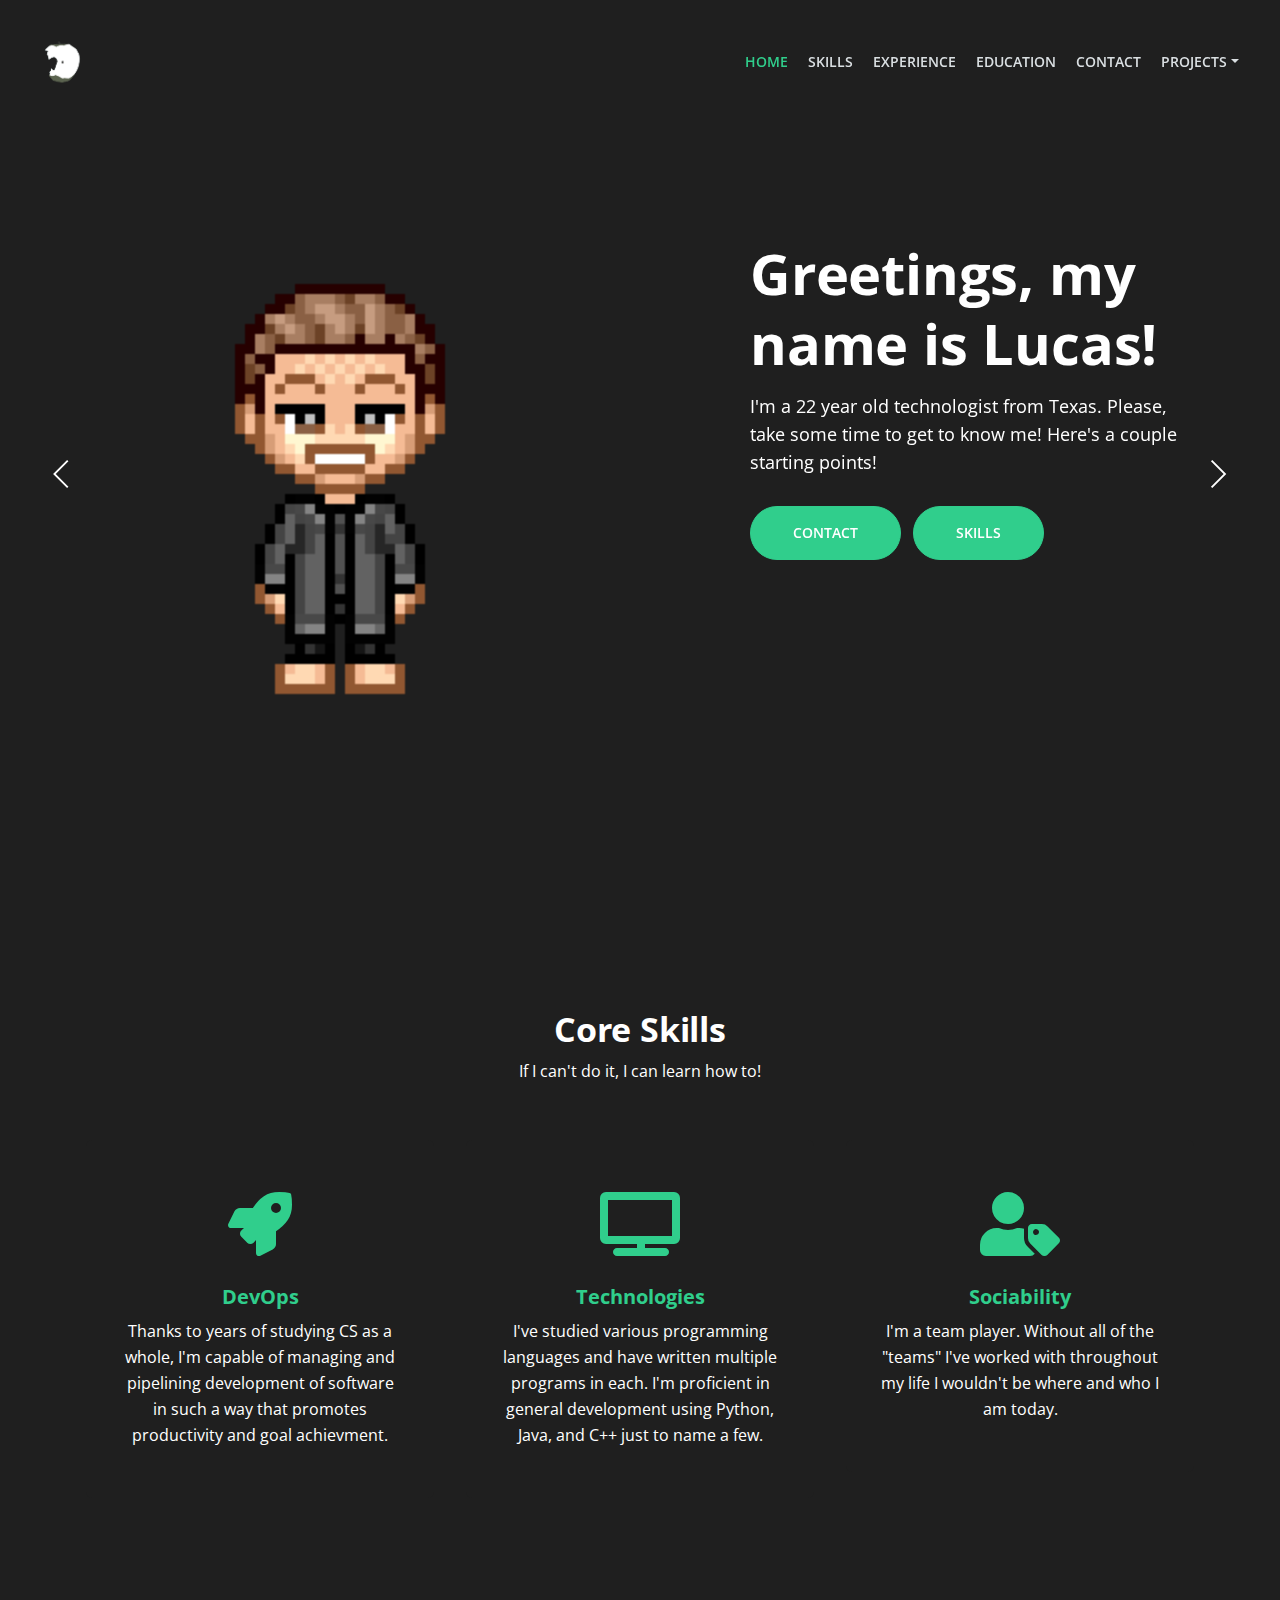
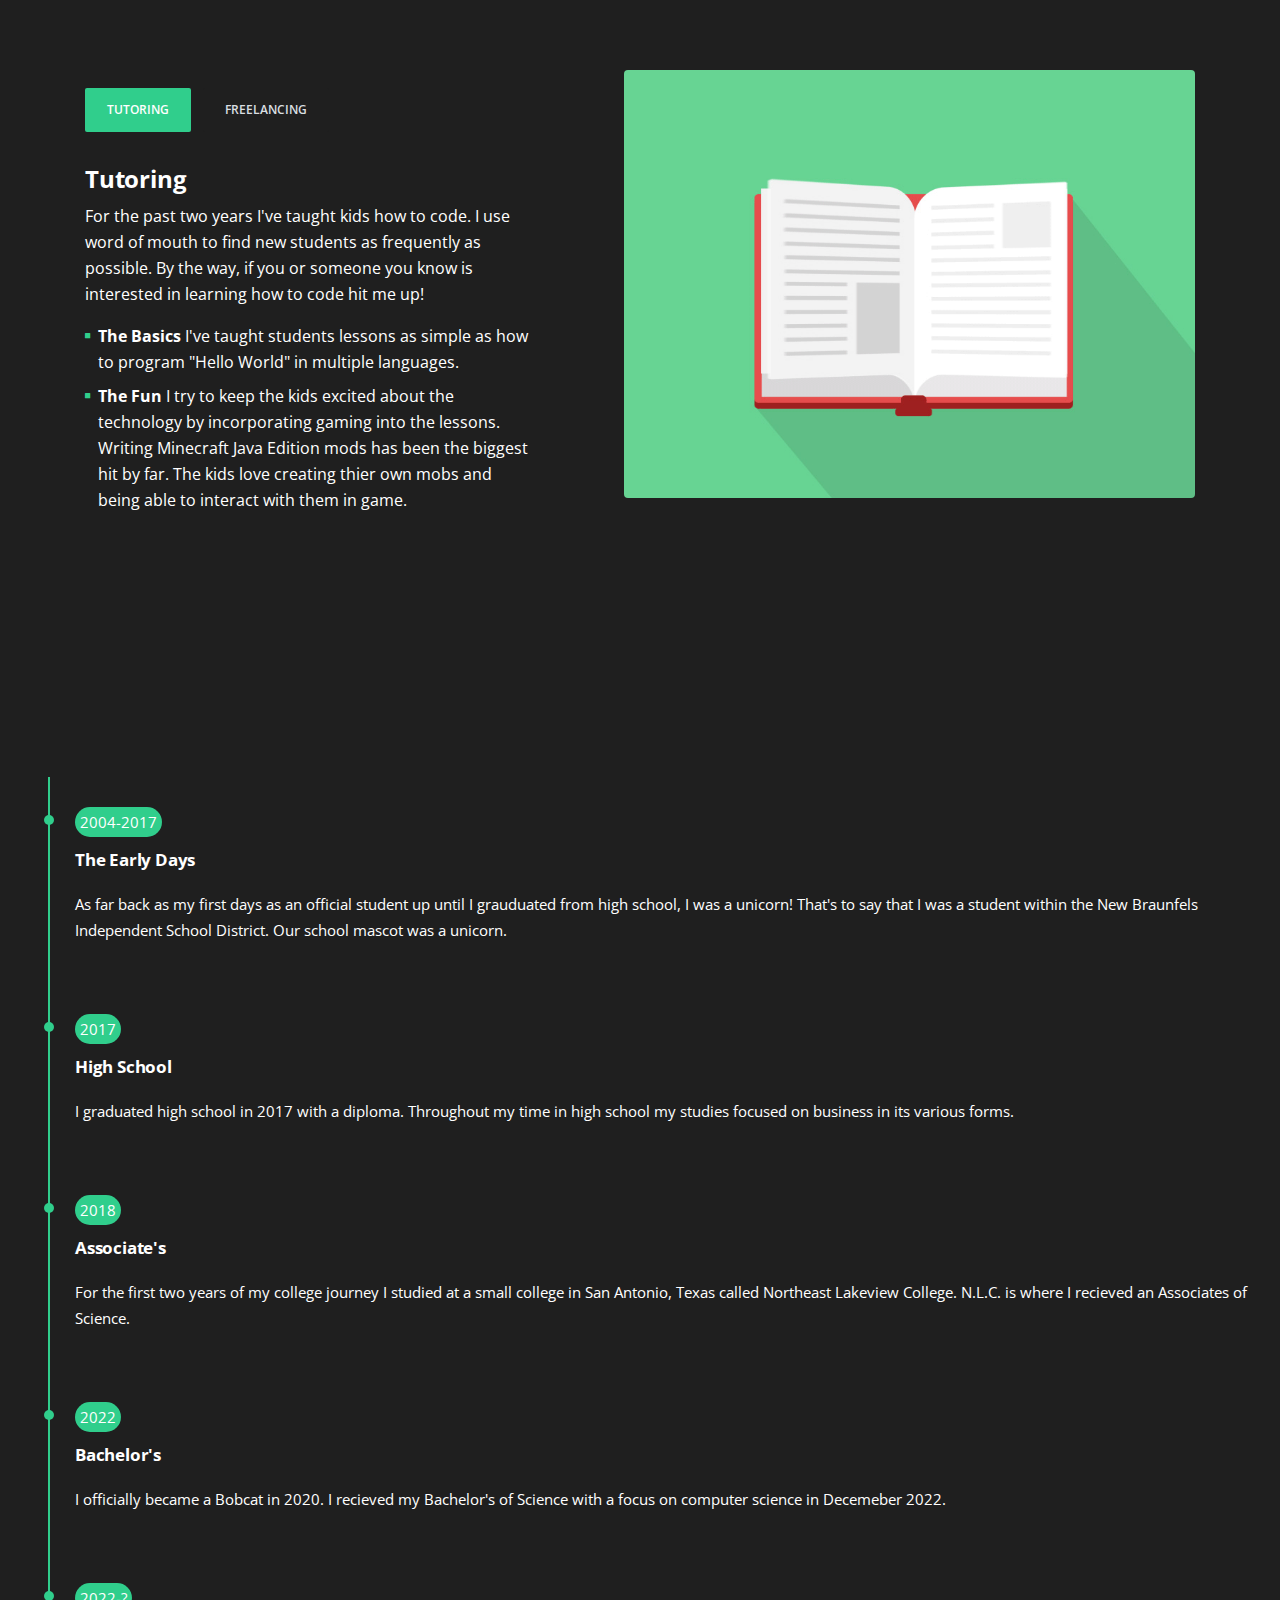
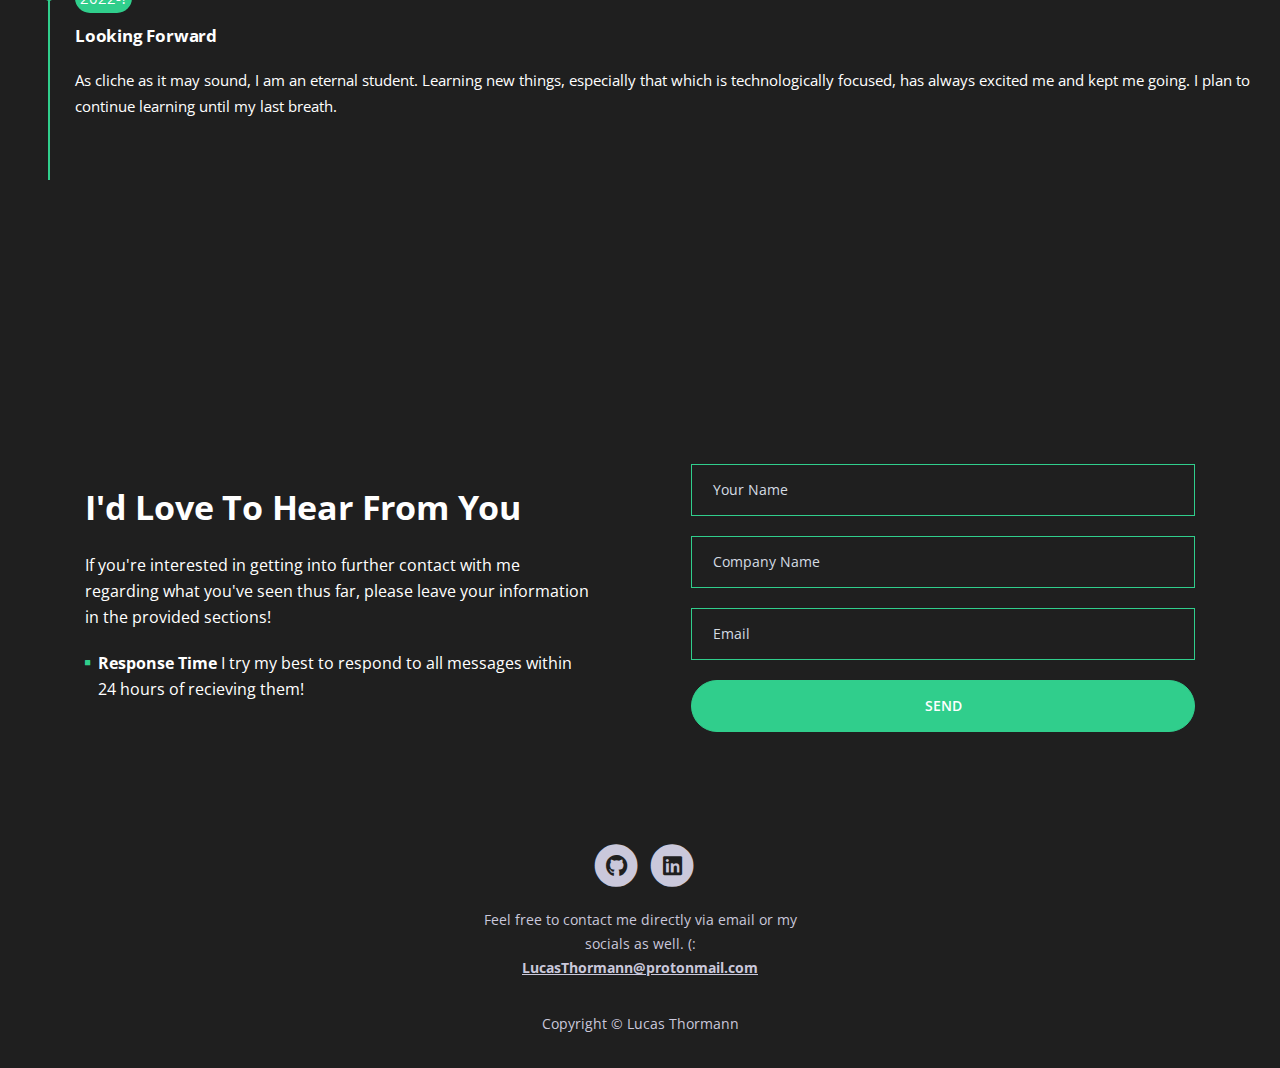
<file: home.html>
<!DOCTYPE html>
<html lang="en">
<head>
    <meta charset="utf-8">
    <meta name="viewport" content="width=device-width, initial-scale=1, shrink-to-fit=no">
    
    <!-- SEO Meta Tags -->
    <meta name="description" content="Personal website">
    <meta name="author" content="Lucas Thormann">

    <!-- OG Meta Tags to improve the way the post looks when I share the page on LinkedIn -->
	<meta property="og:site_name" content="Lucas Thormann - Light Portfolio" /> <!-- website name -->
	<meta property="og:site" content="https://lucasthormann.github.io" /> <!-- website link -->
	<meta property="og:title" content="Lucas Thormann - Light Portfolio"/> <!-- title shown in the actual shared post -->
	<meta property="og:description" content="Lucas Thormann - Light Portfolio" /> <!-- description shown in the actual shared post -->
	<meta property="og:image" content="images/avatar.jpg" /> <!-- image link -->
	<meta property="og:url" content="https://lucasthormann.github.io" /> <!-- where I want my post to link to -->
	<meta name="twitter:card" content="summary_large_image"> <!-- to have large image post format in Twitter -->

    <!-- Webpage Title -->
    <title>Lucas Thormann - Light Portfolio</title>
    
    <!-- Styles -->
    <link href="https://fonts.googleapis.com/css2?family=Open+Sans:ital,wght@0,400;0,600;0,700;1,400&display=swap" rel="stylesheet">
    <link href="css/bootstrap.css" rel="stylesheet">
    <link href="css/fontawesome-all.css" rel="stylesheet">
    <link href="css/swiper.css" rel="stylesheet">
	<link href="css/magnific-popup.css" rel="stylesheet">
	<link href="css/styles.css" rel="stylesheet">
	
	<!-- Favicon  -->
    <link rel="icon" href="images/thoricon.png">
</head>
<body data-spy="scroll" data-target=".fixed-top">
    
    <!-- Navigation -->
    <nav class="navbar navbar-expand-lg fixed-top navbar-dark">
        <div class="container">

            <!-- Image Logo -->
            <a class="navbar-brand logo-image" href="home"><img src="images/apple.gif" alt="alternative"></a> 

            <button class="navbar-toggler p-0 border-0" type="button" data-toggle="offcanvas">
                <span class="navbar-toggler-icon"></span>
            </button>

            <div class="navbar-collapse offcanvas-collapse" id="navbarsExampleDefault">
                <ul class="navbar-nav ml-auto">
                    <li class="nav-item">
                        <a class="nav-link page-scroll" href="#header">HOME <span class="sr-only">(current)</span></a>
                    </li>
                    <li class="nav-item">
                        <a class="nav-link page-scroll" href="#skills">SKILLS</a>
                    </li>
                    <li class="nav-item">
                        <a class="nav-link page-scroll" href="#tabs">EXPERIENCE</a>
                    </li>
                    <li class="nav-item">
                        <a class="nav-link page-scroll" href="#timeline">EDUCATION</a>
                    </li>
                    <li class="nav-item">
                        <a class="nav-link page-scroll" href="#contact">CONTACT</a>
                    </li>
                    <li class="nav-item dropdown">
                        <a class="nav-link dropdown-toggle" href="#" id="dropdown01" data-toggle="dropdown" aria-haspopup="true" aria-expanded="false">PROJECTS</a>
                        <div class="dropdown-menu" aria-labelledby="dropdown01">
                            <a class="dropdown-item page-scroll" href="ai">Expert System</a>
                            <div class="dropdown-divider"></div>
                            <a class="dropdown-item page-scroll" href="life">Game Of Life</a>
                            <div class="dropdown-divider"></div>
                            <a class="dropdown-item page-scroll" href="mighty">MIGHTY</a>
                        </div>
                    </li>
                </ul>
            </div> <!-- end of navbar-collapse -->
        </div> <!-- end of container -->
    </nav> <!-- end of navbar -->
    <!-- end of navigation -->


    <!-- Header -->
    <header id="header" class="header">
        <div class="container">
            <div class="row">
                <div class="col-lg-12">

                    <!-- Text Slider -->
                    <div class="slider-container">
                        <div class="swiper-container text-slider">
                            <div class="swiper-wrapper">
                                
                                <!-- Slide -->
                                <div class="swiper-slide">
                                    <div class="row">
                                        <div class="col-lg-6 col-xl-7">
                                            <div class="image-container">
                                                <img class="img-fluid" src="images/avatar1.png" alt="alternative">
                                            </div> <!-- end of image-container -->
                                        </div> <!-- end of col -->
                                        <div class="col-lg-6 col-xl-5">
                                            <div class="text-container">
                                                <h1 class="h1-large">Greetings, my name is Lucas!</h1>
                                                <p class="p-large">I'm a 22 year old technologist from Texas. Please, take some time to get to know me! Here's a couple starting points!</p>
                                                <a class="btn-solid-lg page-scroll" href="#contact">CONTACT</a>
                                                <a class="btn-solid-lg page-scroll" href="#skills">SKILLS</a>
                                            </div> <!-- end of text-container -->
                                        </div> <!-- end of col -->
                                    </div> <!-- end of row -->
                                </div> <!-- end of swiper-slide -->
                                <!-- end of slide -->

                                <!-- Slide -->
                                <div class="swiper-slide">
                                    <div class="row">
                                        <div class="col-lg-6 col-xl-7">
                                            <div class="image-container">
                                                <img class="img-fluid" src="images/gerry.gif" alt="alternative">
                                            </div> <!-- end of image-container -->
                                        </div> <!-- end of col -->
                                        <div class="col-lg-6 col-xl-5">
                                            <div class="text-container">
                                                <h1 class="h1-large">Hi, my name's Gerald!</h1>
                                                <p class="p-large">My father spent far too much time working on this website. I wish he would've spent that time taking me for a walk instead...</p>
                                            </div> <!-- end of text-container -->
                                        </div> <!-- end of col -->
                                    </div> <!-- end of row -->
                                </div> <!-- end of swiper-slide -->
                                <!-- end of slide -->

                            </div> <!-- end of swiper-wrapper -->
                            
                            <!-- Add Arrows -->
                            <div class="swiper-button-next"></div>
                            <div class="swiper-button-prev"></div>
                            <!-- end of add arrows -->

                        </div> <!-- end of swiper-container -->
                    </div> <!-- end of slider-container -->
                    <!-- end of text slider -->

                </div> <!-- end of col -->
            </div> <!-- end of row -->
        </div> <!-- end of container -->
    </header> <!-- end of header -->
    <!-- end of header -->

    <!-- Skills -->
    <div id="skills" class="cards-1 bg-dark-blue">
        <div class="container">
            <div class="row">
                <div class="col-lg-12">
                    <h2 class="h2-heading">Core Skills</h2>
                    <p class="p-heading">If I can't do it, I can learn how to!</p>
                </div> <!-- end of div -->
            </div> <!-- end of row -->
            <div class="row">
                <div class="col-lg-12">
                    
                    <!-- Card -->
                    <div class="card">
                        <div class="card-image">
                            <i class="fas fa-rocket"></i>
                        </div>
                        <div class="card-body">
                            <h5 class="card-title">DevOps</h5>
                            <p>Thanks to years of studying CS as a whole, I'm capable of managing and pipelining development of software in such a way that promotes productivity and goal achievment.</p>
                        </div>
                    </div>
                    <!-- end of card -->

                    <!-- Card -->
                    <div class="card">
                        <div class="card-image">
                            <i class="fas fa-tv"></i>
                        </div>
                        <div class="card-body">
                            <h5 class="card-title">Technologies</h5>
                            <p>I've studied various programming languages and have written multiple programs in each. I'm proficient in general development using Python, Java, and C++ just to name a few.</p>
                        </div>
                    </div>
                    <!-- end of card -->

                    <!-- Card -->
                    <div class="card">
                        <div class="card-image">
                            <i class="fas fa-user-tag"></i>
                        </div>
                        <div class="card-body">
                            <h5 class="card-title">Sociability</h5>
                            <p>I'm a team player. Without all of the "teams" I've worked with throughout my life I wouldn't be where and who I am today.</p>
                        </div>
                    </div>
                    <!-- end of card -->

                </div> <!-- end of col -->
            </div> <!-- end of row -->
        </div> <!-- end of container -->
    </div> <!-- end of cards-1 -->
    <!-- end of skills -->

    <!-- Details 2 -->
    <div id="tabs" class="tabs">
        <div class="container">
            <div class="row">
                <div class="col-lg-6 col-xl-5">
                    <div class="tabs-container">
            
                        <!-- Tabs Links -->
                        <ul class="nav nav-tabs" id="expTabs" role="tablist">
                            <li class="nav-item">
                                <a class="nav-link active" id="nav-tab-1" data-toggle="tab" href="#tab-1" role="tab" aria-controls="tab-1" aria-selected="true">TUTORING</a>
                            </li>
                            <li class="nav-item">
                                <a class="nav-link" id="nav-tab-2" data-toggle="tab" href="#tab-2" role="tab" aria-controls="tab-2" aria-selected="false">FREELANCING</a>
                            </li>
                        </ul>
                        <!-- end of tabs links -->
                        
                        <!-- Tabs Content -->
                        <div class="tab-content" id="expTabsContent">
        
                            <!-- Tab -->
                            <div class="tab-pane fade show active" id="tab-1" role="tabpanel" aria-labelledby="tab-1">
                                <h4>Tutoring</h4>
                                <p>For the past two years I've taught kids how to code. I use word of mouth to find new students as frequently as possible. By the way, if you or someone you know is interested in learning how to code hit me up!</p>
                                <ul class="list-unstyled li-space-lg">
                                    <li class="media">
                                        <i class="fas fa-square"></i>
                                        <div class="media-body"><strong>The Basics</strong> I've taught students lessons as simple as how to program "Hello World" in multiple languages.</div>
                                    </li>
                                    <li class="media">
                                        <i class="fas fa-square"></i>
                                   <div class="media-body"><strong>The Fun</strong> I try to keep the kids excited about the technology by incorporating gaming into the lessons. Writing 
                                            Minecraft Java Edition mods has been the biggest hit by far. The kids love creating thier own mobs and being able to interact with them in game.
                                        </div>
                                    </li>
                                </ul>
                            </div> <!-- end of tab-pane --> 
                            <!-- end of tab -->
        
                            <!-- Tab -->
                            <div class="tab-pane fade" id="tab-2" role="tabpanel" aria-labelledby="tab-2">
                                <h4>Freelancing</h4>
                                <p>I've written code that I was contractually obligated to write once in my life. I can't delve too much into detail about the project but I'll
                                    touch on the most notable aspect of it. To provide some context, it was a web application that I developed for a family friend. The primary 
                                    components of the application were as follows:
                                </p>
                                <ul class="list-unstyled li-space-lg">
                                    <li class="media">
                                        <i class="fas fa-square"></i>
                                        <div class="media-body"><strong>UI</strong> A home/splash page that served as a simple UI</div>
                                    </li>
                                    <li class="media">
                                        <i class="fas fa-square"></i>
                                        <div class="media-body"><strong>Functionality</strong> Profile creation and personalization capability, Rudimentary file sharing, Following feature that allows users to follow one another.
                                        </div>
                                    </li>
                                </ul>
                            </div> <!-- end of tab-pane -->
                            <!-- end of tab -->
        
                        </div> <!-- end of tab-content -->
                        <!-- end of tabs content -->
        
                    </div> <!-- end of tabs-container -->
                </div> <!-- end of col -->
                <div class="col-lg-6 col-xl-7">
                    <div class="image-container">
                        <img class="img-fluid" src="images/flippingbook.gif" alt="alternative">
                    </div> <!-- end of image-container -->
                </div> <!-- end of col -->
            </div> <!-- end of row -->
        </div> <!-- end of container -->
    </div> <!-- end of tabs -->
    <!-- end of details 2 -->

    <div id="timeline" class="timeline">
        <ul>
          <li>
            <span>2004-2017</span>
            <div class="content">
              <h3>The Early Days</h3>
              <p>
                As far back as my first days as an official student up until I grauduated from high school, I was a unicorn! That's to say that I was a student within the New Braunfels Independent School District. Our school mascot was a unicorn.
              </p>
            </div>
          </li>
          <li>
            <span>2017</span>
            <div class="content">
              <h3>High School</h3>
              <p>
                I graduated high school in 2017 with a diploma. Throughout my time in high school my studies focused on business in its various forms.
              </p>
            </div>
          </li>
          <li>
            <span>2018</span>
            <div class="content">
              <h3>Associate's</h3>
              <p>
                For the first two years of my college journey I studied at a small college in San Antonio, Texas called Northeast Lakeview College. N.L.C. is where I recieved an Associates of Science.
              </p>
            </div>
          </li>
          <li>
            <span>2022</span>
            <div class="content">
              <h3>Bachelor's</h3>
              <p>
                I officially became a Bobcat in 2020. I recieved my Bachelor's of Science with a focus on computer science in Decemeber 2022.
              </p>
            </div>
          </li>
          <li>
            <span>2022-?</span>
            <div class="content">
              <h3>Looking Forward</h3>
              <p>
                As cliche as it may sound, I am an eternal student. Learning new things, especially that which is technologically focused, has always excited me and kept me going. I plan to continue learning until my last breath.
              </p>
            </div>
          </li>
        </ul>
      </div>

     <!-- Contact -->
     <div id="contact" class="form-1 bg-dark-blue">
        <div class="container">
            <div class="row">
                <div class="col-lg-6">
                    <div class="text-container">
                        <h2>I'd Love To Hear From You</h2>
                        <p>If you're interested in getting into further contact with me regarding what you've seen thus far, please leave your information in the provided sections!</p>
                        <ul class="list-unstyled li-space-lg">
                            <li class="media">
                                <i class="fas fa-square"></i><div class="media-body"><strong>Response Time</strong> I try my best to respond to all messages within 24 hours of recieving them!</div>
                            </li>
                        </ul>
                    </div> <!-- end of text-container -->
                </div> <!-- end of col -->
                <div class="col-lg-6">

                    <!-- Registration Form -->
                    <form id="registrationForm">
                        <div class="form-group">
                            <input type="text" class="form-control-input" id="rname" required>
                            <label class="label-control" for="rname">Your Name</label>
                        </div>
                        <div class="form-group">
                            <input type="text" class="form-control-input" id="roccupation" required>
                            <label class="label-control" for="roccupation">Company Name</label>
                        </div>
                        <div class="form-group">
                            <input type="email" class="form-control-input" id="remail" required>
                            <label class="label-control" for="remail">Email</label>
                        </div>
                        <div class="form-group">
                            <button type="submit" class="form-control-submit-button">SEND</button>
                        </div>
                    </form>
                    <!-- end of registration form -->

                </div> <!-- end of col -->
            </div> <!-- end of row -->
        </div> <!-- end of container -->
    </div> <!-- end of form-1 -->
    <!-- end of contact -->

    <!-- Footer -->
    <div class="footer">
        <div class="container">
            <div class="row">
                <div class="col-lg-12">
                    <div class="footer-col third">
                        <span class="fa-stack">
                            <a href="https://github.com/lucasthormann">
                                <i class="fas fa-circle fa-stack-2x"></i>
                                <i class="fab fa-github fa-stack-1x"></i>
                            </a>
                        </span>
                        <span class="fa-stack">
                            <a href="https://www.linkedin.com/in/lucas-thormann-51907223a/">
                                <i class="fas fa-circle fa-stack-2x"></i>
                                <i class="fab fa-linkedin fa-stack-1x"></i>
                            </a>
                        </span>
                        <p class="p-small">Feel free to contact me directly via email or my socials as well. (: <a href="mailto:LucasThormann@protonmail.com"><strong><u>LucasThormann@protonmail.com</u></strong></a></p>
                    </div> <!-- end of footer-col -->
                </div> <!-- end of col -->
            </div> <!-- end of row -->
        </div> <!-- end of container -->
    </div> <!-- end of footer -->  
    <!-- end of footer -->


    <!-- Copyright -->
    <div class="copyright">
        <div class="container">
            <div class="row">
                <div class="col-lg-12">
                    <p class="p-small">Copyright © <a href="#your-link">Lucas Thormann</a></p>
                </div> <!-- end of col -->
            </div> <!-- enf of row -->
        </div> <!-- end of container -->
    </div> <!-- end of copyright --> 
    <!-- end of copyright -->
    
    	
    <!-- Scripts -->
    <script src="js/jquery.min.js"></script> <!-- jQuery for Bootstrap's JavaScript plugins -->
    <script src="js/bootstrap.min.js"></script> <!-- Bootstrap framework -->
    <script src="js/jquery.easing.min.js"></script> <!-- jQuery Easing for smooth scrolling between anchors -->
    <script src="js/swiper.min.js"></script> <!-- Swiper for image and text sliders -->
    <script src="js/scripts.js"></script> <!-- Custom scripts -->
</body>
</html>
</file>
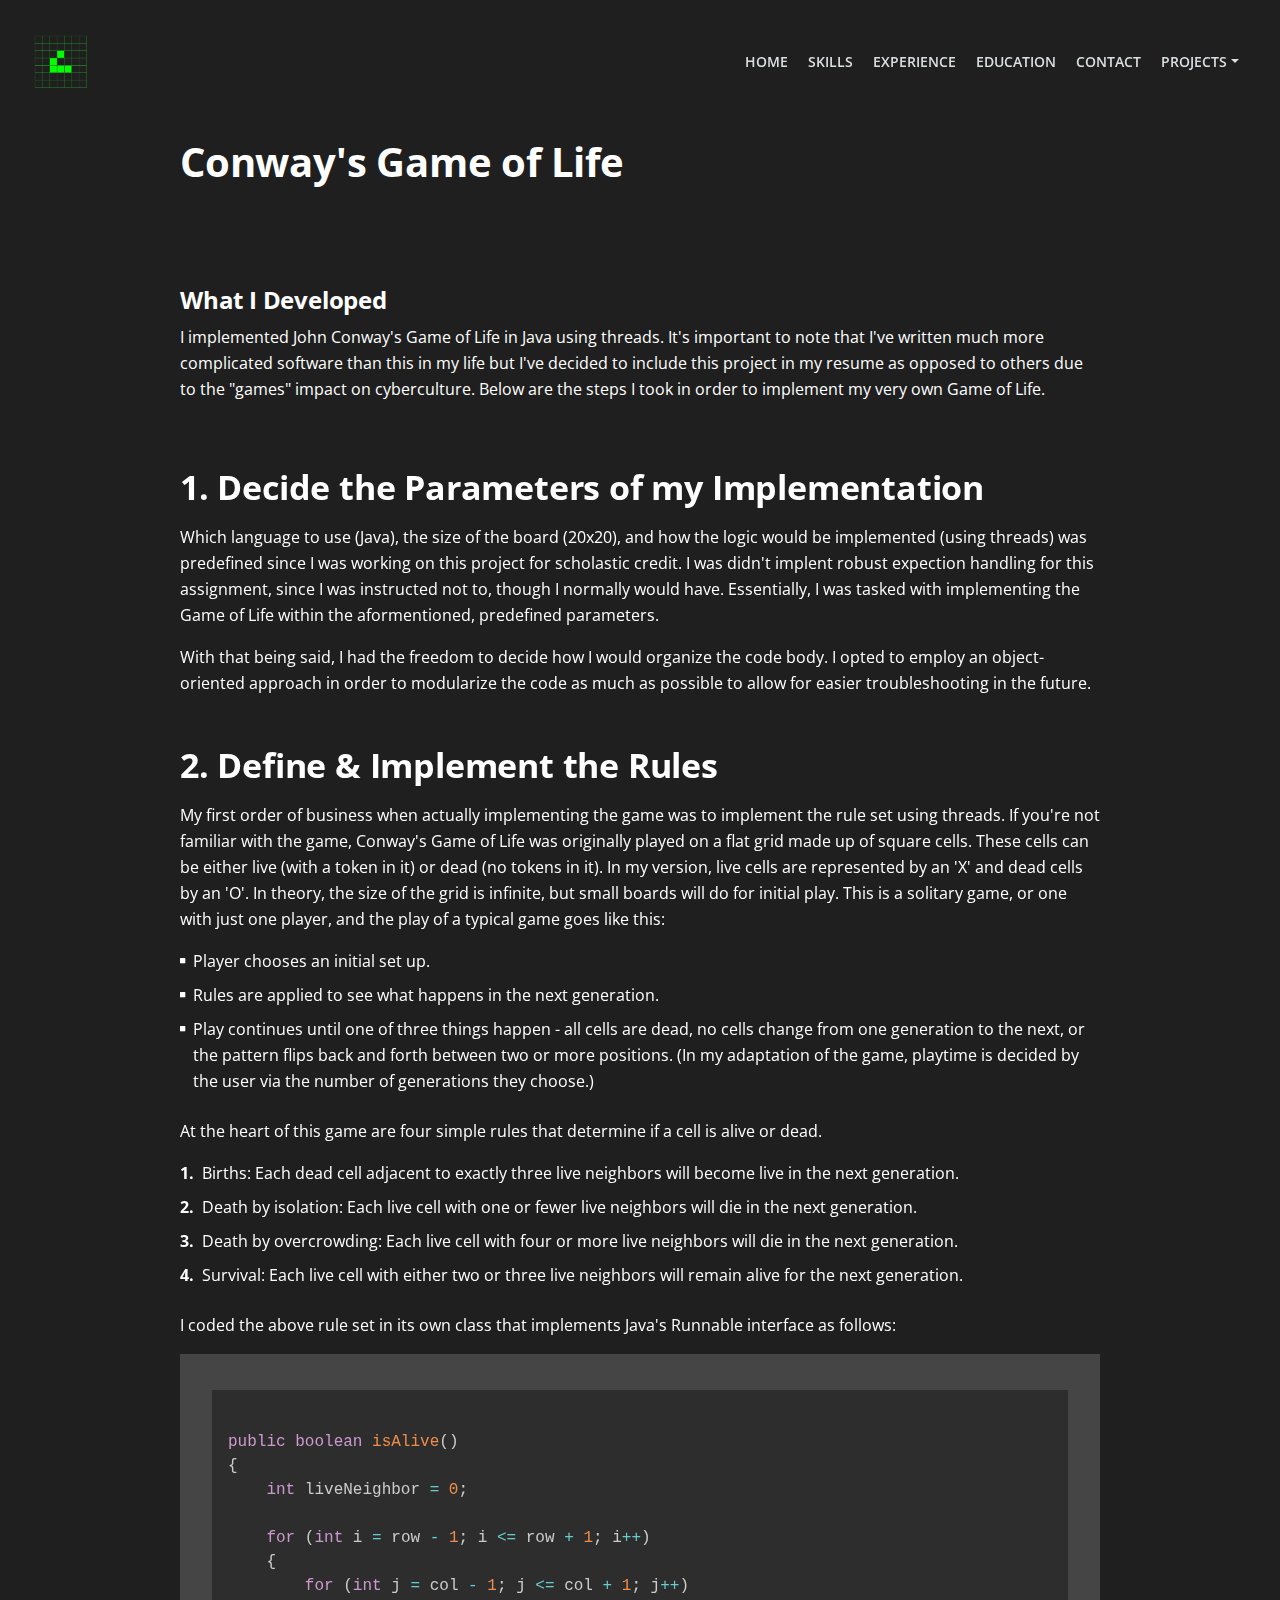
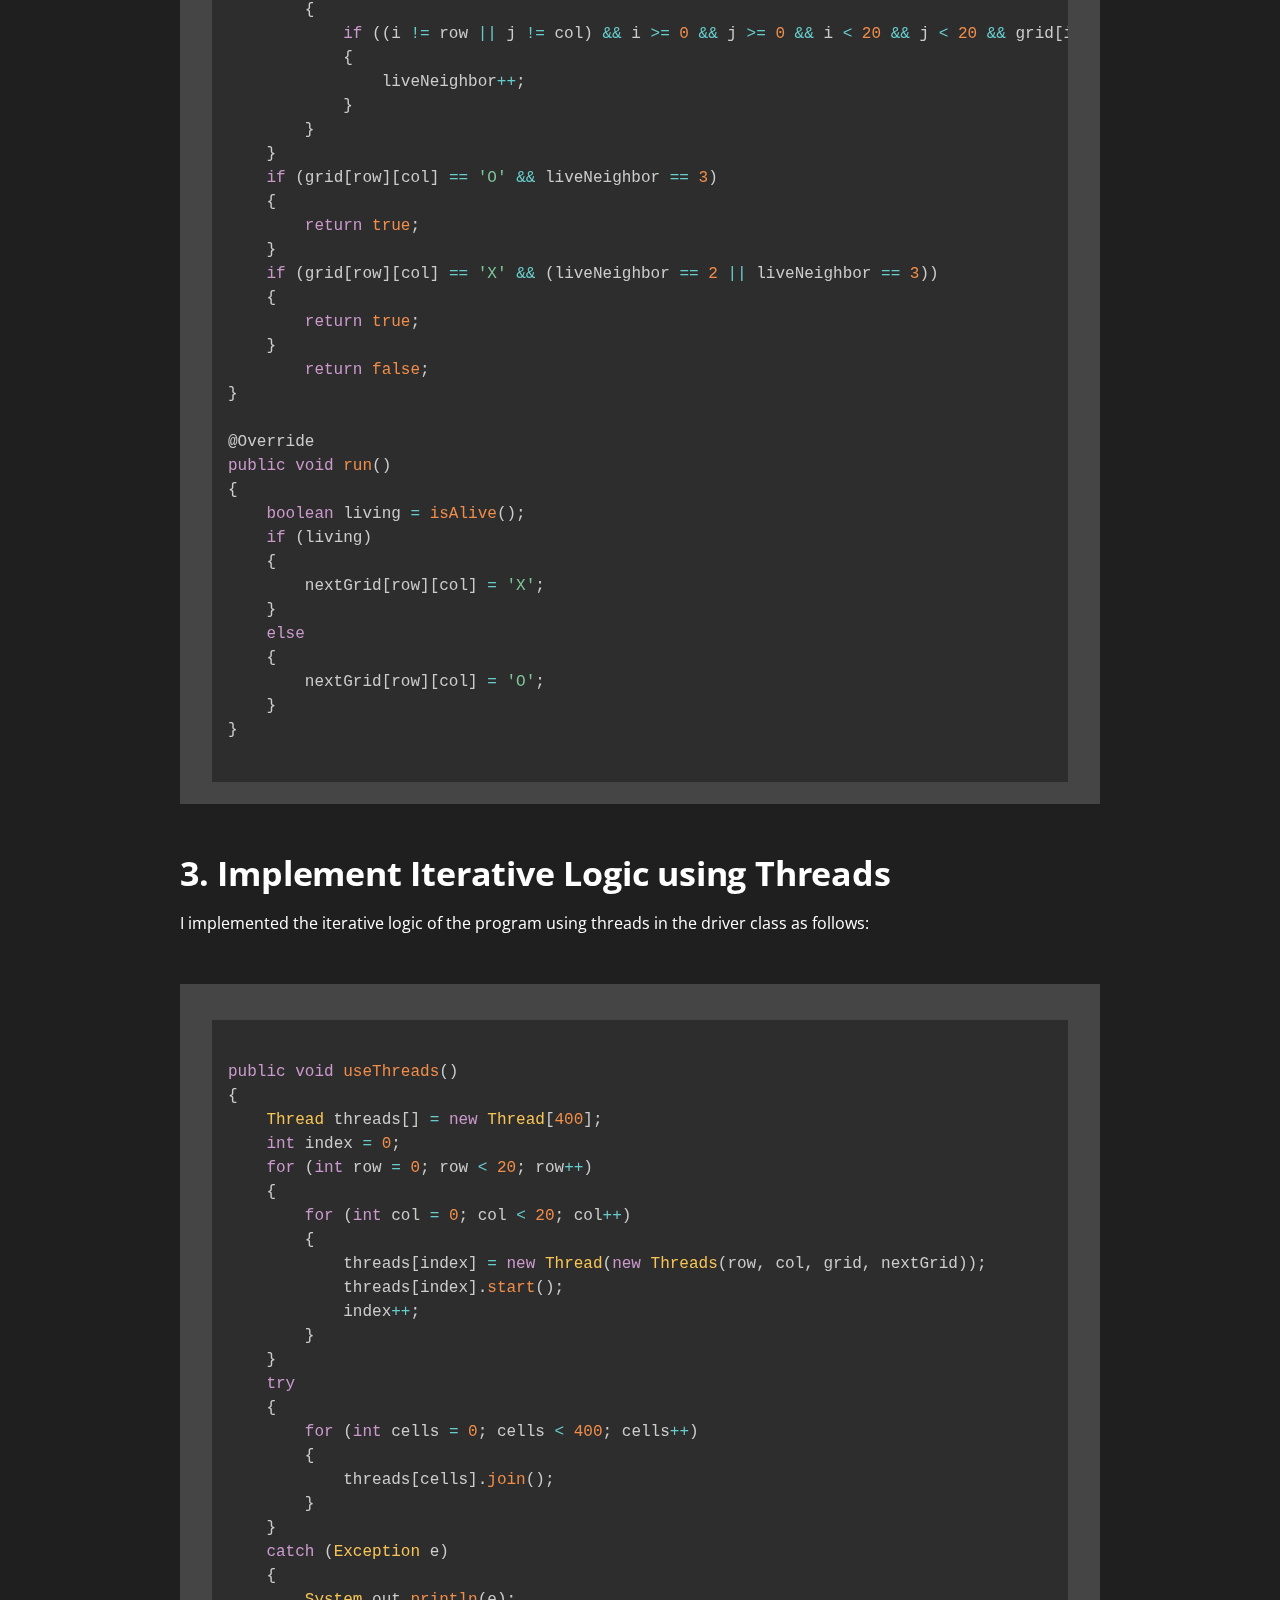
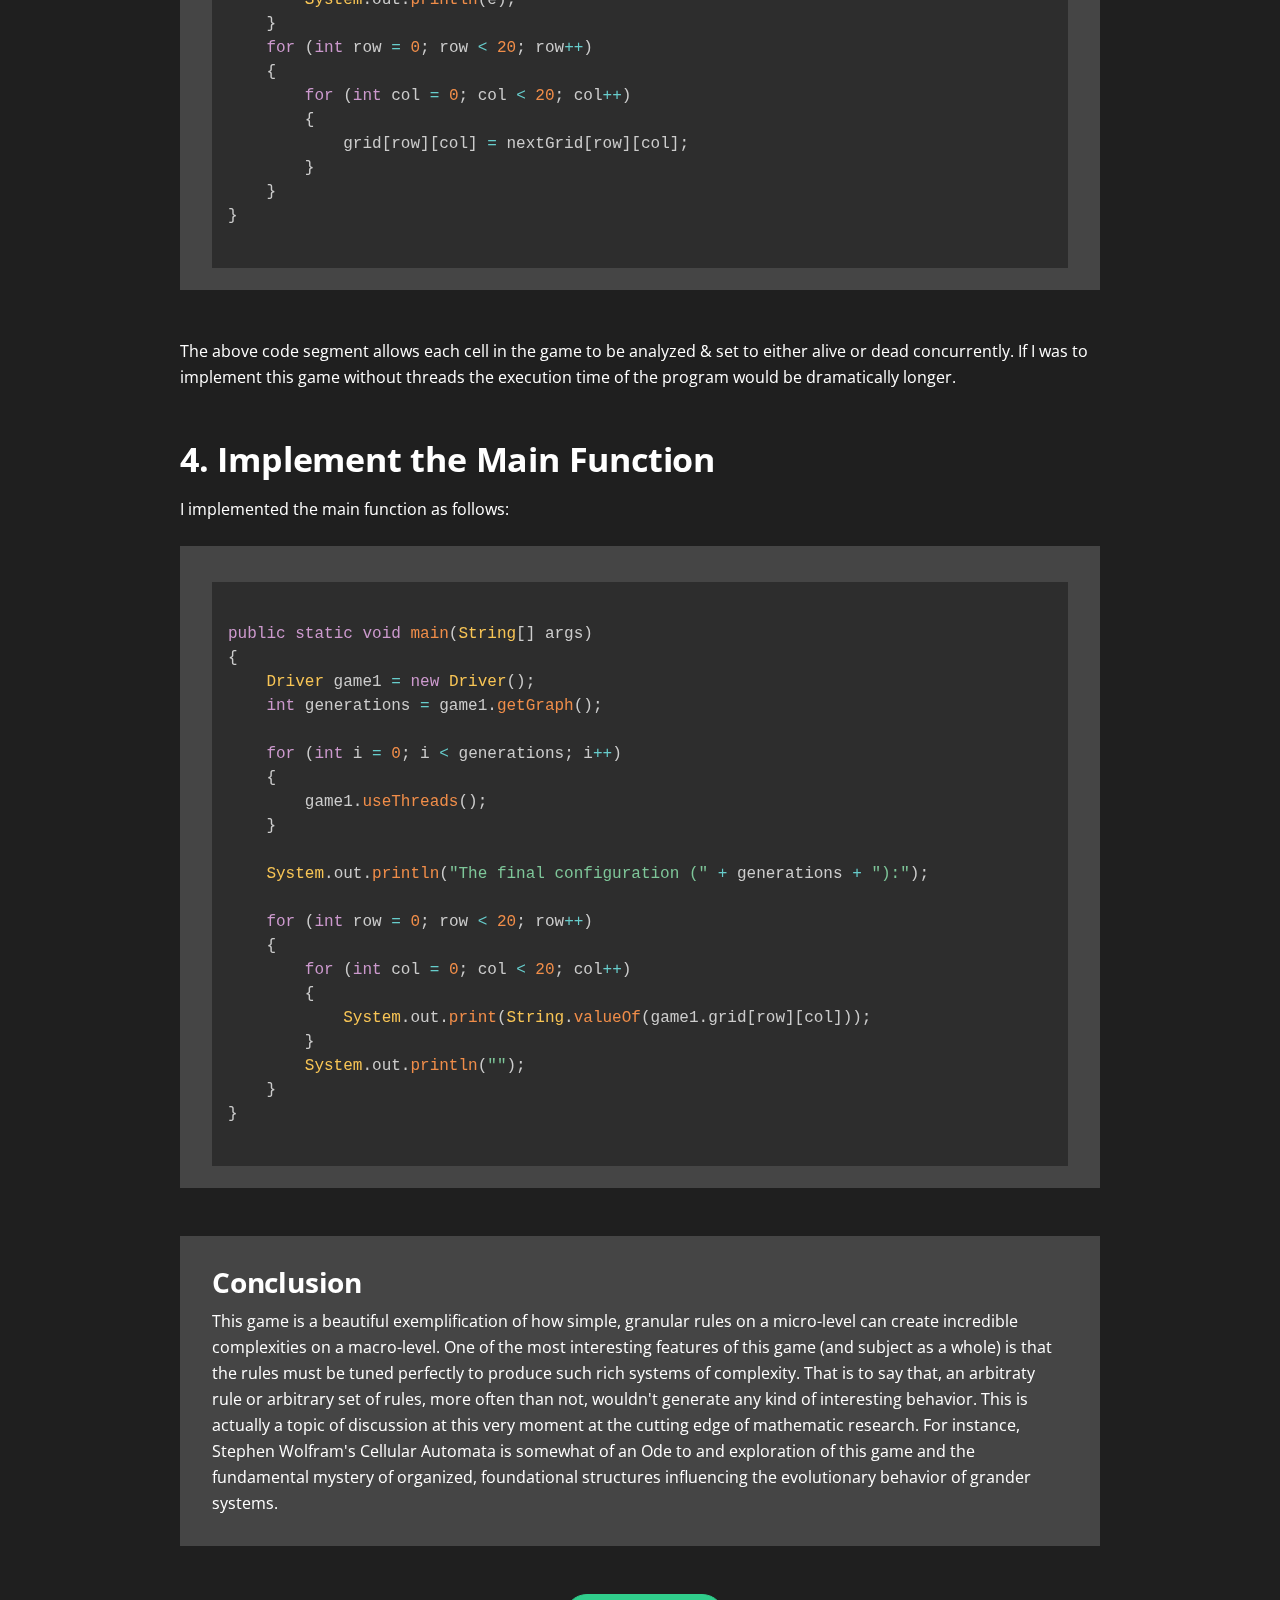
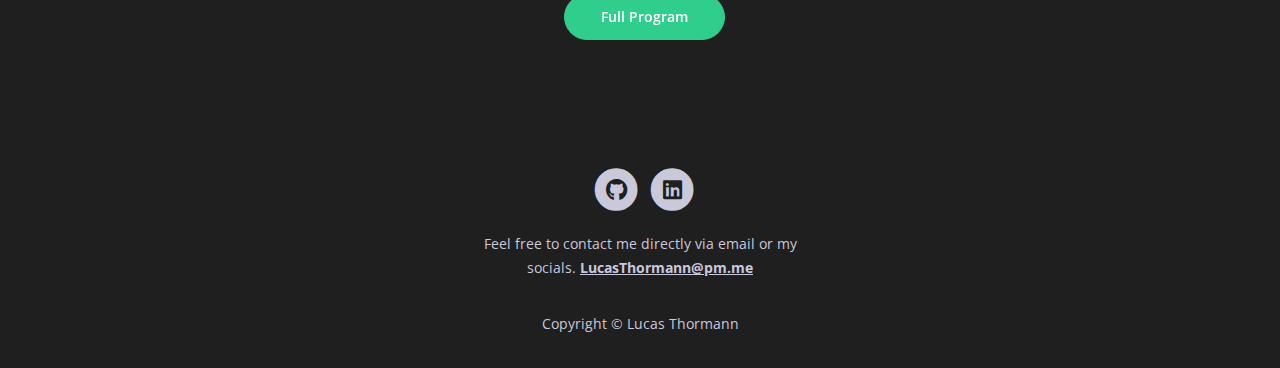
<file: life.html>
<!DOCTYPE html>
<html lang="en">
<head>
    <meta charset="utf-8">
    <meta name="viewport" content="width=device-width, initial-scale=1, shrink-to-fit=no">
    
    <!-- SEO Meta Tags -->
    <meta name="description" content="Resume Website">
    <meta name="author" content="Lucas Thormann">

    <!-- OG Meta Tags to improve the way the post looks when you share the page on LinkedIn -->
	<meta property="og:site_name" content="Lucas Thormann - Resume" /> <!-- website name -->
	<meta property="og:site" content="https://lucasthormann.github.io" /> <!-- website link -->
	<meta property="og:title" content="Lucas Thormann - Resume"/> <!-- title shown in the actual shared post -->
	<meta property="og:description" content="Lucas Thormann - Resume" /> <!-- description shown in the actual shared post -->
	<meta property="og:image" content="images/avatar.jpg" /> <!-- image link, make sure it's jpg -->
	<meta property="og:url" content="https://lucasthormann.github.io" /> <!-- where do you want your post to link to -->
	<meta name="twitter:card" content="summary_large_image"> <!-- to have large image post format in Twitter -->

    <!-- Webpage Title -->
    <title>Project 2 - Game of Life</title>
    
    <!-- Styles -->
    <link href="https://fonts.googleapis.com/css2?family=Open+Sans:ital,wght@0,400;0,600;0,700;1,400&display=swap" rel="stylesheet">
    <link href="css/bootstrap.css" rel="stylesheet">
    <link href="css/fontawesome-all.css" rel="stylesheet">
    <link href="css/swiper.css" rel="stylesheet">
	<link href="css/magnific-popup.css" rel="stylesheet">
	<link href="css/styles.css" rel="stylesheet">
    <link href="css/prism.css" rel="stylesheet">
	
	<!-- Favicon  -->
    <link rel="icon" href="images/thoricon.png">
</head>
<body data-spy="scroll" data-target=".fixed-top">
    
    <!-- Navigation -->
    <nav class="navbar navbar-expand-lg fixed-top navbar-dark">
        <div class="container">

            <!-- Image Logo -->
            <a class="navbar-brand logo-image" href="index"><img src="images/life.gif" alt="alternative"></a> 

            <button class="navbar-toggler p-0 border-0" type="button" data-toggle="offcanvas">
                <span class="navbar-toggler-icon"></span>
            </button>

            <div class="navbar-collapse offcanvas-collapse" id="navbarsExampleDefault">
                <ul class="navbar-nav ml-auto">
                    <li class="nav-item">
                        <a class="nav-link page-scroll" href="index#header">HOME <span class="sr-only">(current)</span></a>
                    </li>
                    <li class="nav-item">
                        <a class="nav-link page-scroll" href="index#skills">SKILLS</a>
                    </li>
                    <li class="nav-item">
                        <a class="nav-link page-scroll" href="index#tabs">EXPERIENCE</a>
                    </li>
                    <li class="nav-item">
                        <a class="nav-link page-scroll" href="index#timeline">EDUCATION</a>
                    </li>
                    <li class="nav-item">
                        <a class="nav-link page-scroll" href="index#contact">CONTACT</a>
                    </li>
                    <li class="nav-item dropdown">
                        <a class="nav-link dropdown-toggle" href="#" id="dropdown01" data-toggle="dropdown" aria-haspopup="true" aria-expanded="false">PROJECTS</a>
                        <div class="dropdown-menu" aria-labelledby="dropdown01">
                            <a class="dropdown-item page-scroll" href="ai">Expert System</a>
                            <div class="dropdown-divider"></div>
                            <a class="dropdown-item page-scroll" href="life">Game Of Life</a>
                            <div class="dropdown-divider"></div>
                            <a class="dropdown-item page-scroll" href="mighty">MIGHTY</a>
                        </div>
                    </li>
                </ul>
            </div> <!-- end of navbar-collapse -->
        </div> <!-- end of container -->
    </nav> <!-- end of navbar -->
    <!-- end of navigation -->


    <!-- Header -->
    <header class="ex-header bg-dark-blue">
        <div class="container">
            <div class="row">
                <div class="col-xl-10 offset-xl-1">
                    <h1>Conway's Game of Life</h1>
                </div> <!-- end of col -->
            </div> <!-- end of row -->
        </div> <!-- end of container -->
    </header> <!-- end of ex-header -->
    <!-- end of header -->

    <!-- Basic -->
    <div class="ex-basic-1 pt-4 bg-dark-blue">
        <div class="container">
            <div class="row">
                <div class="col-xl-10 offset-xl-1">
                    <h4>What I Developed</h4>
                    <p>I implemented John Conway's Game of Life in Java using threads. It's important to note that I've written much more complicated software than this in my life but I've decided to include this project in my resume as opposed to others due to the "games" impact on cyberculture. Below are the steps I took in order to implement my very own Game of Life.</p>
                </div> <!-- end of col -->
            </div> <!-- end of row -->
        </div> <!-- end of container -->
    </div> <!-- end of ex-basic-1 -->
    <!-- end of basic -->

    <!-- Basic -->
    <div class="ex-basic-1 pt-5 pb-5 bg-dark-blue">
        <div class="container">
            <div class="row">
                <div class="col-xl-10 offset-xl-1">
                    <h2 class="mb-3">1. Decide the Parameters of my Implementation</h2>
                    <p>Which language to use (Java), the size of the board (20x20), and how the logic would be implemented (using threads) was predefined since I was working on this project for scholastic credit. I was didn't implent robust expection handling for this assignment, since I was instructed not to, though I normally would have. Essentially, I was tasked with implementing the Game of Life within the aformentioned, predefined parameters.</p>
                    <p class="mb-5">With that being said, I had the freedom to decide how I would organize the code body. I opted to employ an object-oriented approach in order to modularize the code as much as possible to allow for easier troubleshooting in the future.</p>

                    <h2 class="mb-3">2. Define & Implement the Rules</h2>
                    <p>My first order of business when actually implementing the game was to implement the rule set using threads. If you're not familiar with the game, Conway's Game of Life was originally played on a flat grid made up of square cells. These cells can be either live (with a token in it) or dead (no tokens in it). In my version, live cells are represented by an 'X' and dead cells by 
                        an 'O'. In theory, the size of the grid is infinite, but small boards will do for initial play.
                        This is a solitary game, or one with just one player, and the play of a typical game goes like this:
                    </p>
                    <ul class="list-unstyled li-space-lg mb-4">
                        <li class="media">
                            <i class="fas fa-square"></i>
                            <div class="media-body">Player chooses an initial set up.</div>
                        </li>
                        <li class="media">
                            <i class="fas fa-square"></i>
                            <div class="media-body">Rules are applied to see what happens in the next generation.</div>
                        </li>
                        <li class="media">
                            <i class="fas fa-square"></i>
                            <div class="media-body">Play continues until one of three things happen - all cells are dead, no cells change from one generation to the next, or the pattern flips back and forth between two or more positions. (In my adaptation of the game, playtime is decided by the user via the number of generations they choose.)</div>
                        </li>
                    </ul>
                    <p>At the heart of this game are four simple rules that determine if a cell is alive or dead.</p>
                    <ul class="list-unstyled li-space-lg mb-4">
                        <li class="media">
                            <strong>1.</strong>
                            <div class="media-body">Births: Each dead cell adjacent to exactly three live neighbors will become live in the next generation.</div>
                        </li>
                        <li class="media">
                            <strong>2.</strong>
                            <div class="media-body">Death by isolation: Each live cell with one or fewer live neighbors will die in the next generation.</div>
                        </li>
                        <li class="media">
                            <strong>3.</strong>
                            <div class="media-body">Death by overcrowding: Each live cell with four or more live neighbors will die in the next generation.</div>
                        </li>
                        <li class="media">
                            <strong>4.</strong>
                            <div class="media-body">Survival: Each live cell with either two or three live neighbors will remain alive for the next generation.</div>
                        </li>
                    </ul>
                    <p>I coded the above rule set in its own class that implements Java's Runnable interface as follows:
                    </p>
                    <div class="text-box mb-5">
                        <pre><code class="language-java">
public boolean isAlive()
{
    int liveNeighbor = 0;
    
    for (int i = row - 1; i <= row + 1; i++)
    {
        for (int j = col - 1; j <= col + 1; j++)
        {
            if ((i != row || j != col) && i >= 0 && j >= 0 && i < 20 && j < 20 && grid[i][j] == 'X')
            {
                liveNeighbor++;
            }
        }
    }
    if (grid[row][col] == 'O' && liveNeighbor == 3)
    {
        return true;
    }      
    if (grid[row][col] == 'X' && (liveNeighbor == 2 || liveNeighbor == 3))
    {
        return true;
    }
        return false;
}

@Override
public void run()
{
    boolean living = isAlive();
    if (living)
    {
        nextGrid[row][col] = 'X';
    }
    else
    {
        nextGrid[row][col] = 'O';
    }
}
                        </code></pre>
                    </div> <!-- end of text-box -->
                    <h2 class="mb-3">3. Implement Iterative Logic using Threads</h2>
                    <p class="mb-5">I implemented the iterative logic of the program using threads in the driver class as follows:</p>
                    <div class="text-box mb-5">
                        <pre><code class="language-java">
public void useThreads()
{
    Thread threads[] = new Thread[400];
    int index = 0;
    for (int row = 0; row < 20; row++)
    {
        for (int col = 0; col < 20; col++)
        {
            threads[index] = new Thread(new Threads(row, col, grid, nextGrid));
            threads[index].start();
            index++;
        }
    }
    try
    {
        for (int cells = 0; cells < 400; cells++)
        {
            threads[cells].join();
        }         
    }
    catch (Exception e)
    {
        System.out.println(e);
    }
    for (int row = 0; row < 20; row++)
    {
        for (int col = 0; col < 20; col++)
        {
            grid[row][col] = nextGrid[row][col];
        }
    }  
}
                        </code></pre>
                    </div> <!-- end of text-box -->
                    <p class="mb-5">The above code segment allows each cell in the game to be analyzed & set to either alive or dead concurrently. If I was to implement this game without threads the execution time of the program would be dramatically longer.</p>

                    <h2 class="mb-3">4. Implement the Main Function</h2>
                    <p class="mb-4">I implemented the main function as follows:</p>
                    <div class="text-box mb-5">
                        <pre><code class="language-java">
public static void main(String[] args)
{
    Driver game1 = new Driver();  
    int generations = game1.getGraph();
    
    for (int i = 0; i < generations; i++)
    {
        game1.useThreads();
    }
    
    System.out.println("The final configuration (" + generations + "):");
    
    for (int row = 0; row < 20; row++)
    {
        for (int col = 0; col < 20; col++)
        {
            System.out.print(String.valueOf(game1.grid[row][col]));
        }
        System.out.println("");
    }
}
                        </code></pre>
                    </div> <!-- end of text-box -->
                    
                    <div class="text-box mb-5">
                        <h3>Conclusion</h3>
                        <p>This game is a beautiful exemplification of how simple, granular rules on a micro-level can create incredible complexities on a macro-level.
                            One of the most interesting features of this game (and subject as a whole) is that the rules must be tuned perfectly to produce such rich systems of complexity.
                            That is to say that, an arbitraty rule or arbitrary set of rules, more often than not, wouldn't generate any kind of interesting behavior. This is actually a topic of discussion at this very moment 
                            at the cutting edge of mathematic research. For instance, Stephen Wolfram's Cellular Automata is somewhat of an Ode to and exploration of this game and the fundamental mystery of organized, foundational structures influencing the evolutionary behavior of
                            grander systems.
                        </p>
                    </div> <!-- end of text-box -->
                    
                    <a class="btn-solid-reg mb-5" href="https://github.com/lucasthormann/game-of-life">Full Program</a>
                </div> <!-- end of col -->
            </div> <!-- end of row -->
        </div> <!-- end of container -->
    </div> <!-- end of ex-basic-1 -->
    <!-- end of basic -->


    <!-- Footer -->
    <div class="footer">
        <div class="container">
            <div class="row">
                <div class="col-lg-12">
                    <div class="footer-col third">
                        <span class="fa-stack">
                            <a href="https://github.com/lucasthormann">
                                <i class="fas fa-circle fa-stack-2x"></i>
                                <i class="fab fa-github fa-stack-1x"></i>
                            </a>
                        </span>
                        <span class="fa-stack">
                            <a href="https://www.linkedin.com/in/lucas-thormann-51907223a/">
                                <i class="fas fa-circle fa-stack-2x"></i>
                                <i class="fab fa-linkedin fa-stack-1x"></i>
                            </a>
                        </span>
                        <p class="p-small">Feel free to contact me directly via email or my socials. <a href="mailto:LucasThormann@pm.me"><strong><u>LucasThormann@pm.me</u></strong></a></p>
                    </div> <!-- end of footer-col -->
                </div> <!-- end of col -->
            </div> <!-- end of row -->
        </div> <!-- end of container -->
    </div> <!-- end of footer -->  
    <!-- end of footer -->

    <!-- Copyright -->
    <div class="copyright">
        <div class="container">
            <div class="row">
                <div class="col-lg-12">
                    <p class="p-small">Copyright © <a href="#your-link">Lucas Thormann</a></p>
                </div> <!-- end of col -->
            </div> <!-- enf of row -->
        </div> <!-- end of container -->
    </div> <!-- end of copyright --> 
    <!-- end of copyright -->
    
    	
    <!-- Scripts -->
    <script src="js/jquery.min.js"></script> <!-- jQuery for Bootstrap's JavaScript plugins -->
    <script src="js/bootstrap.min.js"></script> <!-- Bootstrap framework -->
    <script src="js/jquery.easing.min.js"></script> <!-- jQuery Easing for smooth scrolling between anchors -->
    <script src="js/swiper.min.js"></script> <!-- Swiper for image and text sliders -->
    <script src="js/jquery.magnific-popup.js"></script> <!-- Magnific Popup for lightboxes -->
    <script src="js/scripts.js"></script> <!-- Custom scripts -->
    <script src="js/prism.js"></script> <!-- Highlight text like code -->
</body>
</html>
</file>
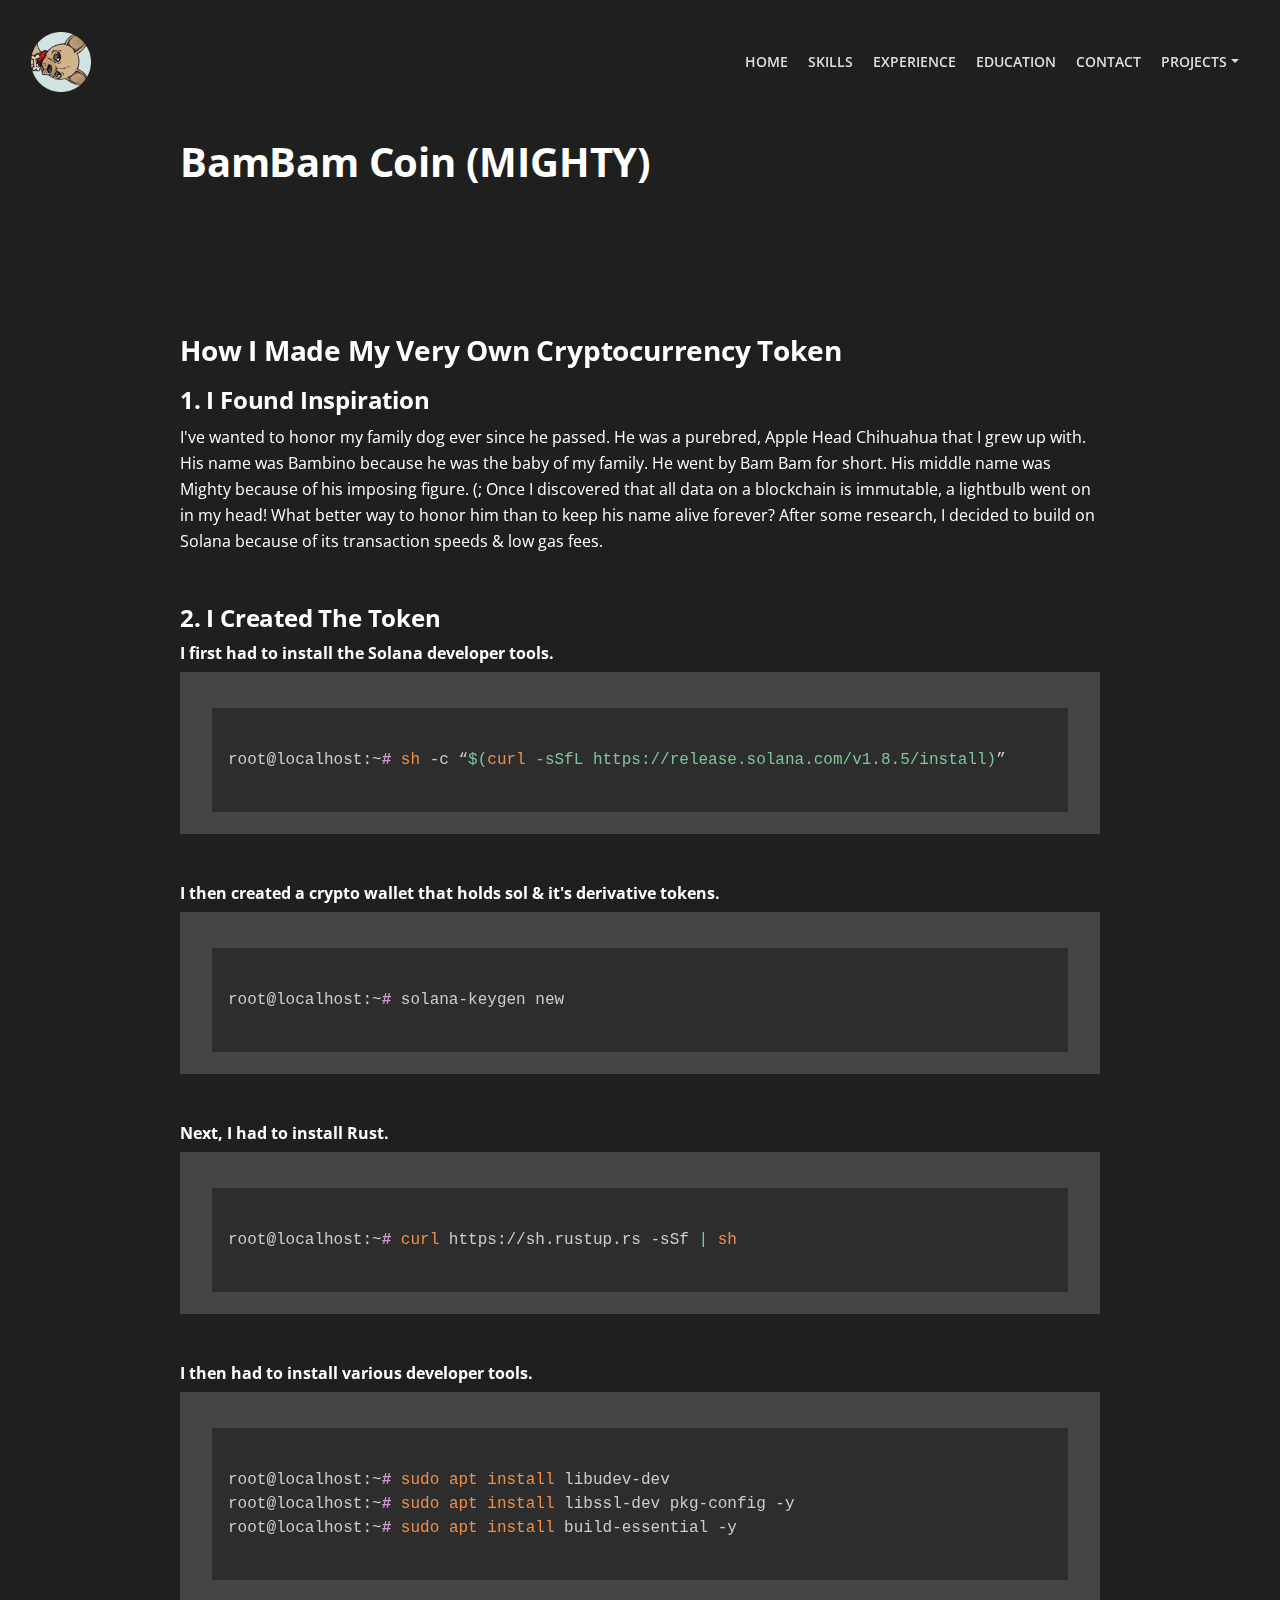
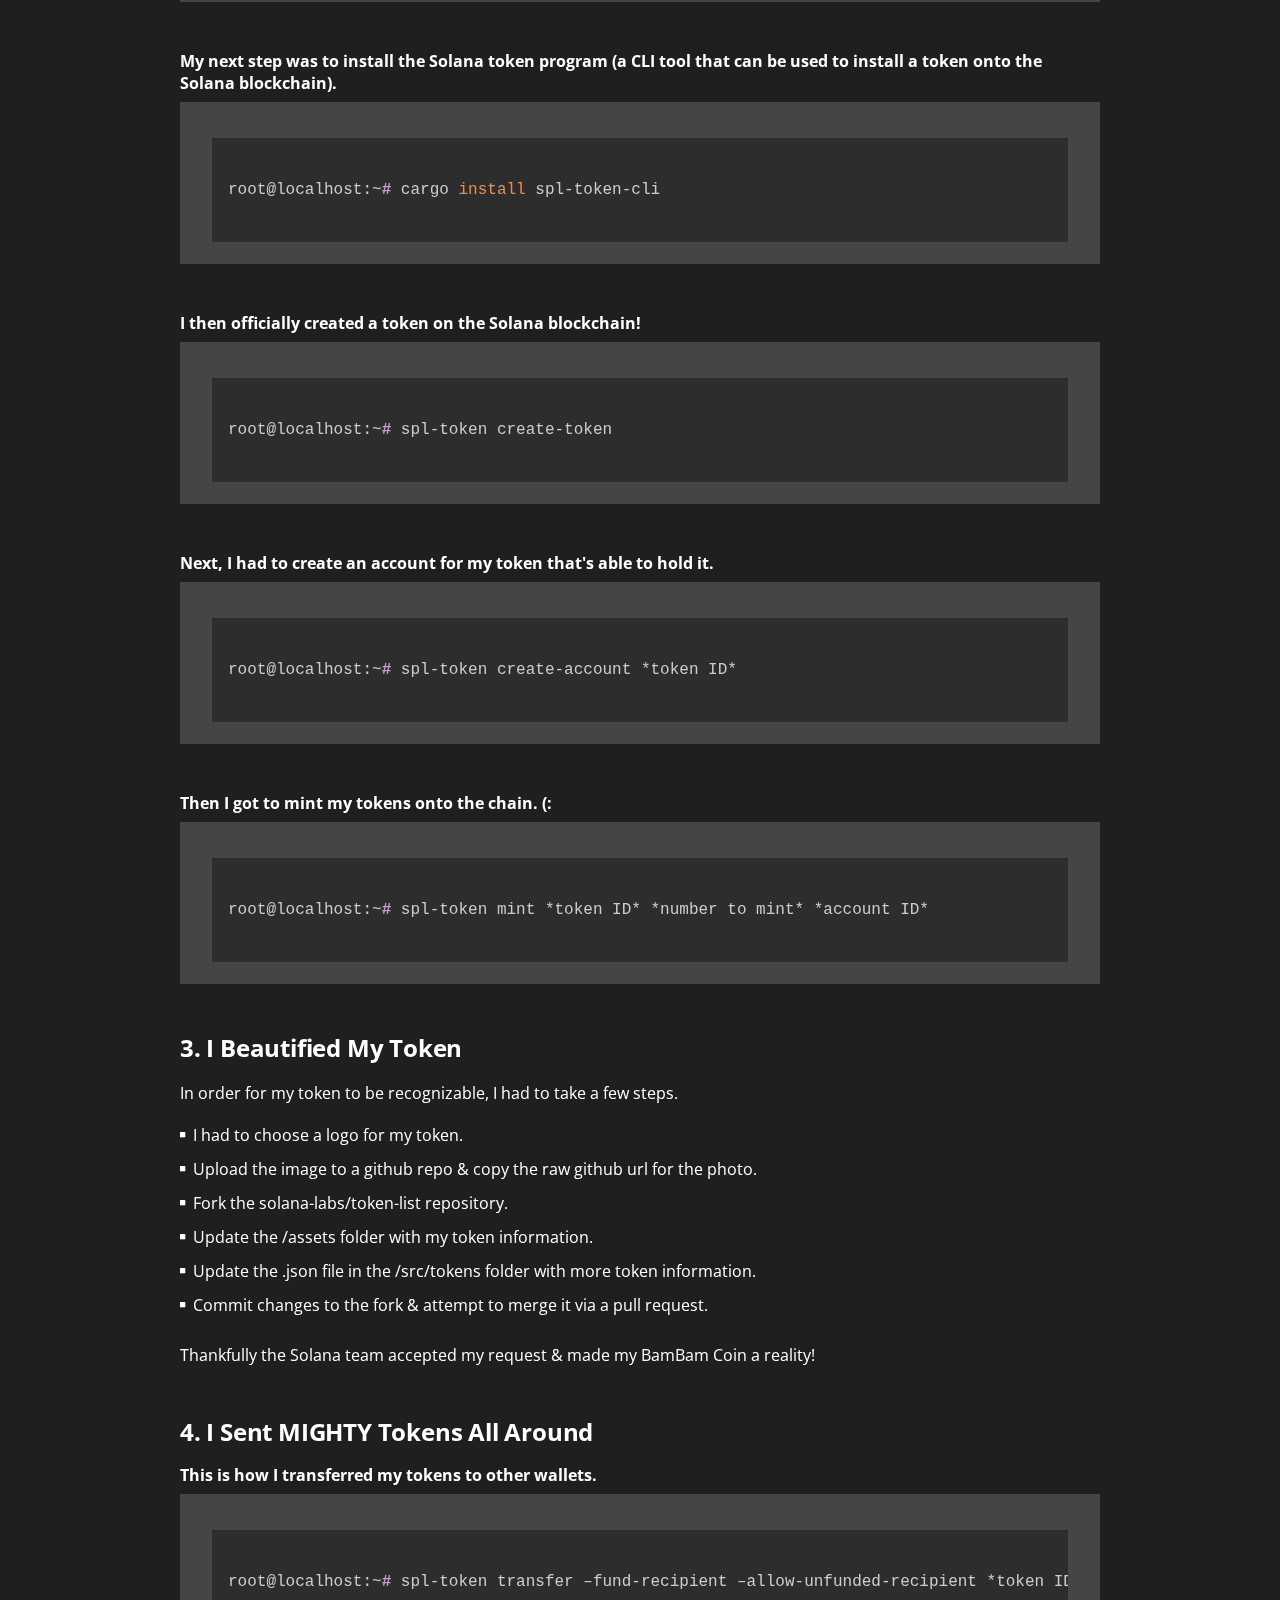
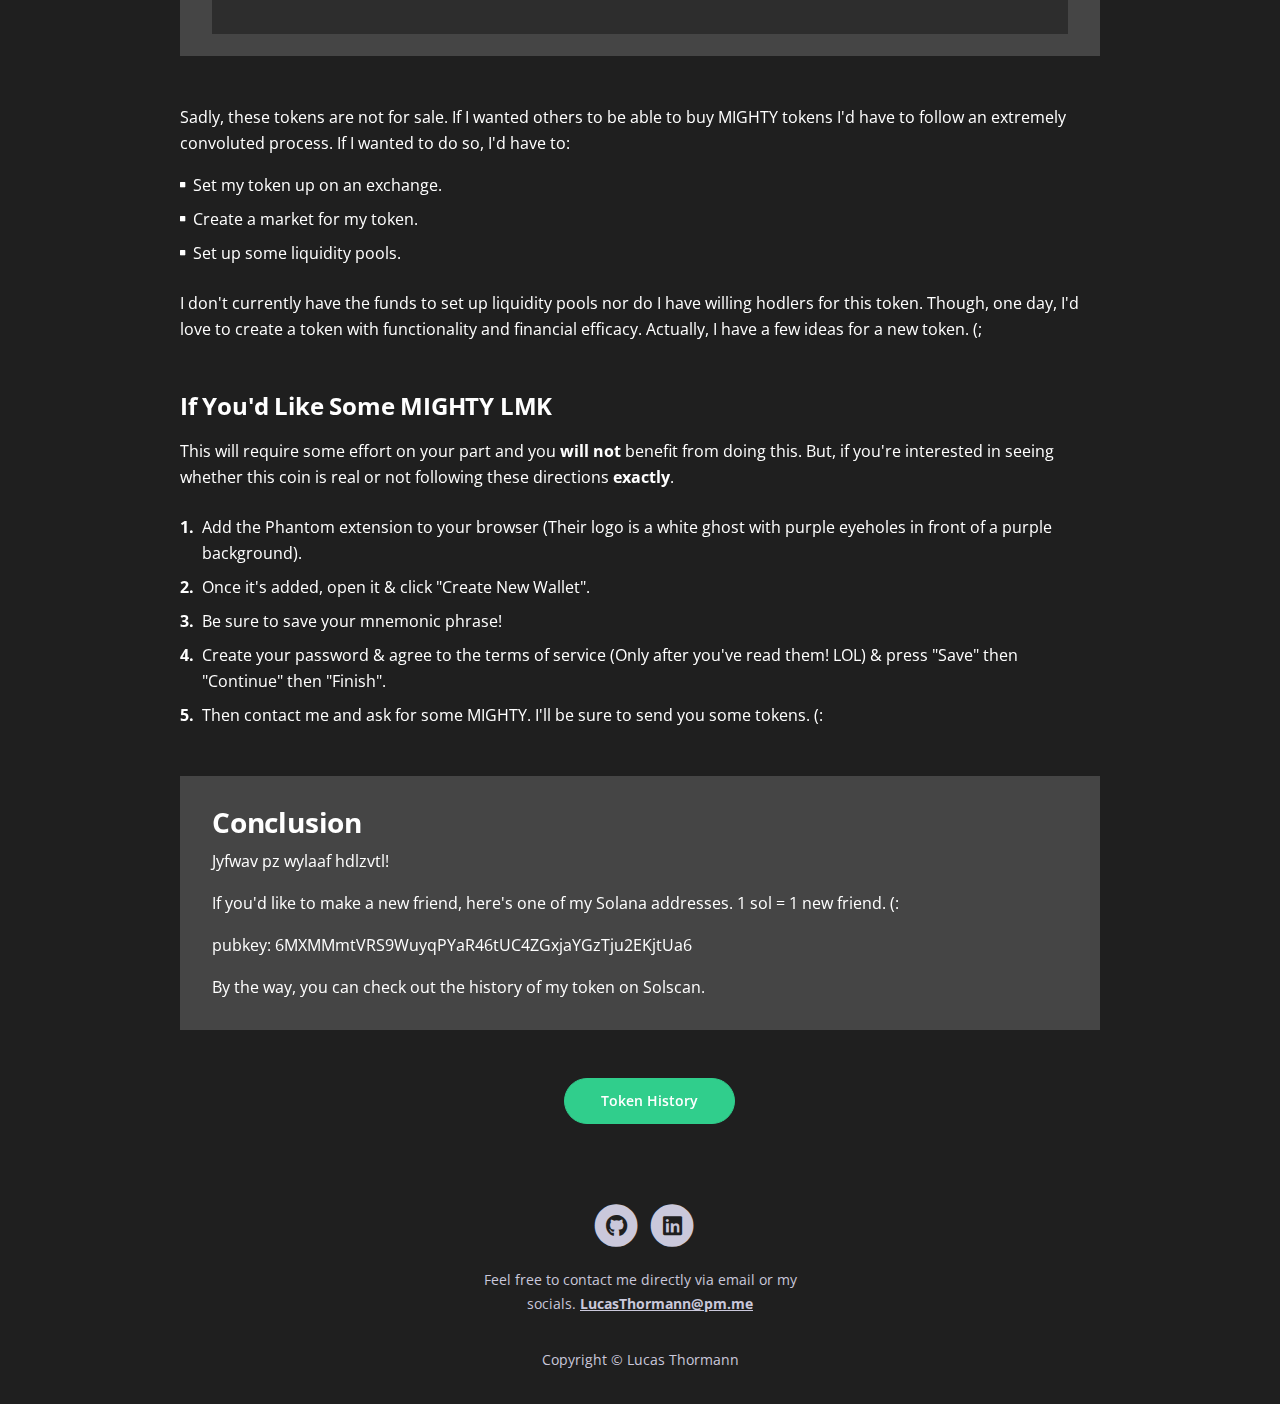
<file: mighty.html>
<!DOCTYPE html>
<html lang="en">
<head>
    <meta charset="utf-8">
    <meta name="viewport" content="width=device-width, initial-scale=1, shrink-to-fit=no">
    
    <!-- SEO Meta Tags -->
    <meta name="description" content="Resume Website">
    <meta name="author" content="Lucas Thormann">

    <!-- OG Meta Tags to improve the way the post looks when you share the page on LinkedIn -->
	<meta property="og:site_name" content="Lucas Thormann - Resume" /> <!-- website name -->
	<meta property="og:site" content="https://lucasthormann.github.io" /> <!-- website link -->
	<meta property="og:title" content="Lucas Thormann - Resume"/> <!-- title shown in the actual shared post -->
	<meta property="og:description" content="Lucas Thormann - Resume" /> <!-- description shown in the actual shared post -->
	<meta property="og:image" content="images/avatar.jpg" /> <!-- image link, make sure it's jpg -->
	<meta property="og:url" content="https://lucasthormann.github.io" /> <!-- where do you want your post to link to -->
	<meta name="twitter:card" content="summary_large_image"> <!-- to have large image post format in Twitter -->

    <!-- Webpage Title -->
    <title>Project 3 - MIGHTY</title>
    
    <!-- Styles -->
    <link href="https://fonts.googleapis.com/css2?family=Open+Sans:ital,wght@0,400;0,600;0,700;1,400&display=swap" rel="stylesheet">
    <link href="css/bootstrap.css" rel="stylesheet">
    <link href="css/fontawesome-all.css" rel="stylesheet">
    <link href="css/swiper.css" rel="stylesheet">
	<link href="css/magnific-popup.css" rel="stylesheet">
	<link href="css/styles.css" rel="stylesheet">
    <link href="css/prism.css" rel="stylesheet">
	
	<!-- Favicon  -->
    <link rel="icon" href="images/thoricon.png">
</head>
<body data-spy="scroll" data-target=".fixed-top">
    
    <!-- Navigation -->
    <nav class="navbar navbar-expand-lg fixed-top navbar-dark">
        <div class="container">

            <!-- Image Logo -->
            <a class="navbar-brand logo-image" href="index"><img src="images/mightygif.gif" alt="alternative"></a> 

            <button class="navbar-toggler p-0 border-0" type="button" data-toggle="offcanvas">
                <span class="navbar-toggler-icon"></span>
            </button>

            <div class="navbar-collapse offcanvas-collapse" id="navbarsExampleDefault">
                <ul class="navbar-nav ml-auto">
                    <li class="nav-item">
                        <a class="nav-link page-scroll" href="index#header">HOME <span class="sr-only">(current)</span></a>
                    </li>
                    <li class="nav-item">
                        <a class="nav-link page-scroll" href="index#skills">SKILLS</a>
                    </li>
                    <li class="nav-item">
                        <a class="nav-link page-scroll" href="index#tabs">EXPERIENCE</a>
                    </li>
                    <li class="nav-item">
                        <a class="nav-link page-scroll" href="index#timeline">EDUCATION</a>
                    </li>
                    <li class="nav-item">
                        <a class="nav-link page-scroll" href="index#contact">CONTACT</a>
                    </li>
                    <li class="nav-item dropdown">
                        <a class="nav-link dropdown-toggle" href="#" id="dropdown01" data-toggle="dropdown" aria-haspopup="true" aria-expanded="false">PROJECTS</a>
                        <div class="dropdown-menu" aria-labelledby="dropdown01">
                            <a class="dropdown-item page-scroll" href="ai">Expert System</a>
                            <div class="dropdown-divider"></div>
                            <a class="dropdown-item page-scroll" href="life">Game Of Life</a>
                            <div class="dropdown-divider"></div>
                            <a class="dropdown-item page-scroll" href="mighty">MIGHTY</a>
                        </div>
                    </li>
                </ul>
            </div> <!-- end of navbar-collapse -->
        </div> <!-- end of container -->
    </nav> <!-- end of navbar -->
    <!-- end of navigation -->


    <!-- Header -->
    <header class="ex-header bg-dark-blue">
        <div class="container">
            <div class="row">
                <div class="col-xl-10 offset-xl-1">
                    <h1>BamBam Coin (MIGHTY)</h1>
                </div> <!-- end of col -->
            </div> <!-- end of row -->
        </div> <!-- end of container -->
    </header> <!-- end of ex-header -->
    <!-- end of header -->


    <!-- Basic -->
    <div class="ex-basic-1 pt-4 bg-dark-blue">
        <div class="container">
            <div class="row">
                <div class="col-xl-10 offset-xl-1">
                    <h3 class="mt-5 mb-3">How I Made My Very Own Cryptocurrency Token</h3>
                    <h4>1. I Found Inspiration</h3>
                    <p class="mb-5">I've wanted to honor my family dog ever since he passed. He was a purebred, Apple Head Chihuahua that I grew up with. 
                        His name was Bambino because he was the baby of my family. He went by Bam Bam for short. His middle name was Mighty because of his imposing figure. (; Once I discovered that all data on a blockchain 
                        is immutable, a lightbulb went on in my head! What better way to honor him than to keep his name alive forever? After some research,
                        I decided to build on Solana because of its transaction speeds & low gas fees.
                    </p>
                    <h4>2. I Created The Token</h3>
                    <h6>I first had to install the Solana developer tools.</h6>
                    <div class="text-box mb-5">
                        <pre><code class="language-shell-session">
root@localhost:~# sh -c “$(curl -sSfL https://release.solana.com/v1.8.5/install)”
                        </code></pre>
                    </div> <!-- end of text-box -->
                    <h6>I then created a crypto wallet that holds sol & it's derivative tokens.</h6>
                    <div class="text-box mb-5">
                        <pre><code class="language-shell-session">
root@localhost:~# solana-keygen new
                        </code></pre>
                    </div> <!-- end of text-box -->
                    <h6>Next, I had to install Rust.</h6>
                    <div class="text-box mb-5">
                        <pre><code class="language-shell-session">
root@localhost:~# curl https://sh.rustup.rs -sSf | sh
                        </code></pre>
                    </div> <!-- end of text-box -->
                    <h6>I then had to install various developer tools.</h6>
                    <div class="text-box mb-5">
                        <pre><code class="language-shell-session">
root@localhost:~# sudo apt install libudev-dev
root@localhost:~# sudo apt install libssl-dev pkg-config -y
root@localhost:~# sudo apt install build-essential -y
                        </code></pre>
                    </div> <!-- end of text-box -->
                    <h6>My next step was to install the Solana token program (a CLI tool that can be used to install a token onto the Solana blockchain).</h6>
                    <div class="text-box mb-5">
                        <pre><code class="language-shell-session">
root@localhost:~# cargo install spl-token-cli
                        </code></pre>
                    </div> <!-- end of text-box -->
                    <h6>I then officially created a token on the Solana blockchain!</h6>
                    <div class="text-box mb-5">
                        <pre><code class="language-shell-session">
root@localhost:~# spl-token create-token
                        </code></pre>
                    </div> <!-- end of text-box -->
                    <h6>Next, I had to create an account for my token that's able to hold it.</h6>
                    <div class="text-box mb-5">
                        <pre><code class="language-shell-session">
root@localhost:~# spl-token create-account *token ID*
                        </code></pre>
                    </div> <!-- end of text-box -->
                    <h6>Then I got to mint my tokens onto the chain. (:</h6>
                    <div class="text-box mb-5">
                        <pre><code class="language-shell-session">
root@localhost:~# spl-token mint *token ID* *number to mint* *account ID*
                        </code></pre>
                    </div> <!-- end of text-box -->

                    <h4 class="mb-3">3. I Beautified My Token</h4>
                    <p>In order for my token to be recognizable, I had to take a few steps.</p>
                    <ul class="list-unstyled li-space-lg mb-4">
                        <li class="media">
                            <i class="fas fa-square"></i>
                            <div class="media-body">I had to choose a logo for my token.</div>
                        </li>
                        <li class="media">
                            <i class="fas fa-square"></i>
                            <div class="media-body">Upload the image to a github repo & copy the raw github url for the photo.</div>
                        </li>
                        <li class="media">
                            <i class="fas fa-square"></i>
                            <div class="media-body">Fork the solana-labs/token-list repository.</div>
                        </li>
                        <li class="media">
                            <i class="fas fa-square"></i>
                            <div class="media-body">Update the /assets folder with my token information.</div>
                        </li>
                        <li class="media">
                            <i class="fas fa-square"></i>
                            <div class="media-body">Update the .json file in the /src/tokens folder with more token information.</div>
                        </li>
                        <li class="media">
                            <i class="fas fa-square"></i>
                            <div class="media-body">Commit changes to the fork & attempt to merge it via a pull request.</div>
                        </li>
                    </ul>
                    <p class="mb-5">Thankfully the Solana team accepted my request & made my BamBam Coin a reality!</p>
                    
                    <h4 class="mb-3">4. I Sent MIGHTY Tokens All Around</h4>
                    <h6>This is how I transferred my tokens to other wallets.</h6>
                    <div class="text-box mb-5">
                        <pre><code class="language-shell-session">
root@localhost:~# spl-token transfer –fund-recipient –allow-unfunded-recipient *token ID* *number to send* *recipient address*
                        </code></pre>
                    </div> <!-- end of text-box -->
                    <p> Sadly, these tokens are not for sale. If I wanted others to be able to buy MIGHTY tokens I'd have to follow 
                        an extremely convoluted process. If I wanted to do so, I'd have to:
                    </p>
                    <ul class="list-unstyled li-space-lg mb-4">
                        <li class="media">
                            <i class="fas fa-square"></i>
                            <div class="media-body">Set my token up on an exchange.</div>
                        </li>
                        <li class="media">
                            <i class="fas fa-square"></i>
                            <div class="media-body">Create a market for my token.</div>
                        </li>
                        <li class="media">
                            <i class="fas fa-square"></i>
                            <div class="media-body">Set up some liquidity pools.</div>
                        </li>
                    </ul>
                    <p class="mb-5"> I don't currently have the funds to set up liquidity pools nor do I have willing hodlers for this token. 
                        Though, one day, I'd love to create a token with functionality and financial efficacy. Actually, I have a few ideas for a new token. (;
                    </p>
                    <h4 class="mb-3">If You'd Like Some MIGHTY LMK</h4>
                    <p class="mb-4">This will require some effort on your part and you <strong>will not</strong> benefit from doing this. But, if you're 
                        interested in seeing whether this coin is real or not following these directions <strong>exactly</strong>.</p>
                    <ul class="list-unstyled li-space-lg mb-5">
                        <li class="media">
                            <strong>1.</strong>
                            <div class="media-body">Add the Phantom extension to your browser (Their logo is a white ghost with purple eyeholes in front of a purple background).</div>
                        </li>
                        <li class="media">
                            <strong>2.</strong>
                            <div class="media-body">Once it's added, open it & click "Create New Wallet".</div>
                        </li>
                        <li class="media">
                            <strong>3.</strong>
                            <div class="media-body">Be sure to save your mnemonic phrase!</div>
                        </li>
                        <li class="media">
                            <strong>4.</strong>
                            <div class="media-body">Create your password & agree to the terms of service (Only after you've read them! LOL) & press "Save" then "Continue" then "Finish".</div>
                        </li>
                        <li class="media">
                            <strong>5.</strong>
                            <div class="media-body">Then contact me and ask for some MIGHTY. I'll be sure to send you some tokens. (:</div>
                        </li>
                    </ul>
                    
                    <div class="text-box mb-5">
                        <h3>Conclusion</h3>
                        <p>Jyfwav pz wylaaf hdlzvtl!</p>
                        <p>If you'd like to make a new friend, here's one of my Solana addresses. 1 sol = 1 new friend. (:</p>
                        <p>pubkey: 6MXMMmtVRS9WuyqPYaR46tUC4ZGxjaYGzTju2EKjtUa6</p>
                        <p>By the way, you can check out the history of my token on Solscan.</p>
                    </div> <!-- end of text-box -->
                    <a class="btn-solid-reg mb-5" href="https://solscan.io/token/GkSjBhh6G5BZ6zwp22Re33j2i6wbzZUANSoA7rbru8cu#txs">Token History</a>
                </div> <!-- end of col -->
            </div> <!-- end of row -->
        </div> <!-- end of container -->
    </div> <!-- end of ex-basic-1 -->
    <!-- end of basic -->

    <!-- Footer -->
    <div class="footer">
    <div class="container">
        <div class="row">
            <div class="col-lg-12">
                <div class="footer-col third">
                    <span class="fa-stack">
                        <a href="https://github.com/lucasthormann">
                            <i class="fas fa-circle fa-stack-2x"></i>
                            <i class="fab fa-github fa-stack-1x"></i>
                        </a>
                    </span>
                    <span class="fa-stack">
                        <a href="https://www.linkedin.com/in/lucas-thormann-51907223a/">
                            <i class="fas fa-circle fa-stack-2x"></i>
                            <i class="fab fa-linkedin fa-stack-1x"></i>
                        </a>
                    </span>
                    <p class="p-small">Feel free to contact me directly via email or my socials. <a href="mailto:LucasThormann@pm.me"><strong><u>LucasThormann@pm.me</u></strong></a></p>
                </div> <!-- end of footer-col -->
            </div> <!-- end of col -->
        </div> <!-- end of row -->
    </div> <!-- end of container -->
    </div> <!-- end of footer -->  
    <!-- end of footer -->

    <!-- Copyright -->
    <div class="copyright">
    <div class="container">
        <div class="row">
            <div class="col-lg-12">
                <p class="p-small">Copyright © <a href="#your-link">Lucas Thormann</a></p>
            </div> <!-- end of col -->
        </div> <!-- enf of row -->
    </div> <!-- end of container -->
    </div> <!-- end of copyright --> 
    <!-- end of copyright -->
    
    	
    <!-- Scripts -->
    <script src="js/jquery.min.js"></script> <!-- jQuery for Bootstrap's JavaScript plugins -->
    <script src="js/bootstrap.min.js"></script> <!-- Bootstrap framework -->
    <script src="js/jquery.easing.min.js"></script> <!-- jQuery Easing for smooth scrolling between anchors -->
    <script src="js/swiper.min.js"></script> <!-- Swiper for image and text sliders -->
    <script src="js/jquery.magnific-popup.js"></script> <!-- Magnific Popup for lightboxes -->
    <script src="js/scripts.js"></script> <!-- Custom scripts -->
    <script src="js/prism.js"></script> <!-- Highlight text like code -->
</body>
</html>
</file>
<file: css/styles.css>
/* Description: Master CSS file */

/*****************************************
Table Of Contents:

- General Styles
- Navigation
- Header
- Contact
- Skills
- Details 2
- Footer
- Copyright
- Back To Top Button 
- Extra Pages
- Media Queries
******************************************/

/*****************************************
Colors:
- Backgrounds - #1f1f1f
- Backgrounds, navbar - dark gray #3a3458
- Buttons, bullets, icons - light green #30ce8c
******************************************/


/**************************/
/*     General Styles     */
/**************************/
body,
html {
    width: 100%;
	height: 100%;
}

body, p {
	color: #ffffff; 
	font: 400 1rem/1.625rem "Open Sans", sans-serif;
}

h1 {
	font-weight: 700;
	font-size: 2.5rem;
	line-height: 3.25rem;
	letter-spacing: -0.2px;
}

h2 {
	font-weight: 700;
	font-size: 2.125rem;
	line-height: 2.625rem;
	letter-spacing: -0.2px;
}

h3 {
	font-weight: 700;
	font-size: 1.75rem;
	line-height: 2.25rem;
	letter-spacing: -0.2px;
}

h4 {
	font-weight: 700;
	font-size: 1.5rem;
	line-height: 2rem;
	letter-spacing: -0.2px;	
}

h5 {
	font-weight: 700;
	font-size: 1.25rem;
	line-height: 1.625rem;
}

h6 {
	font-weight: 700;
	font-size: 1rem;
	line-height: 1.375rem;
}

.p-large {
	font-size: 1.125rem;
	line-height: 1.75rem;
}

.p-small {
	font-size: 0.875rem;
	line-height: 1.5rem;
}

.li-space-lg li {
	margin-bottom: 0.5rem;
}

a {
	color: #ffffff;
	text-decoration: underline;
}

a:hover {
	color: #ffffff;
	text-decoration: underline;
}

.no-line {
	text-decoration: none;
}

.no-line:hover {
	text-decoration: none;
}

.turquoise {
	color: #30ce8c;
}

.white {
	color: #ffffff;
}

a.white:hover {
	color: #ffffff;
}

.bg-dark-blue {
	background-color: #1f1f1f;
}

.btn-solid-reg {
	display: inline-block;
	margin-left: 24rem;
	text-align: center;
	padding: 1.375rem 2.25rem 1.375rem 2.25rem;
	border: 1px solid #30ce8c;
	border-radius: 32px;
	background-color: #30ce8c;
	color: #ffffff;
	font-weight: 600;
	font-size: 0.875rem;
	line-height: 0;
	text-decoration: none;
	transition: all 0.2s;
}

.btn-solid-reg:hover {
	background-color: transparent;
	color: #30ce8c; /* needs to stay here because of the color property of a tag */
	text-decoration: none;
}

.btn-solid-lg {
	display: inline-block;
	padding: 1.625rem 2.625rem 1.625rem 2.625rem;
	border: 1px solid #30ce8c;
	border-radius: 32px;
	background-color: #30ce8c;
	color: #ffffff;
	font-weight: 600;
	font-size: 0.875rem;
	line-height: 0;
	text-decoration: none;
	transition: all 0.2s;
}

.btn-solid-lg:hover {
	background-color: transparent;
	color: #30ce8c; /* needs to stay here because of the color property of a tag */
	text-decoration: none;
}

.btn-outline-reg {
	display: inline-block;
	padding: 1.375rem 2.25rem 1.375rem 2.25rem;
	border: 1px solid #ffffff;
	border-radius: 32px;
	background-color: transparent;
	color: #ffffff;
	font-weight: 600;
	font-size: 0.875rem;
	line-height: 0;
	text-decoration: none;
	transition: all 0.2s;
}

.btn-outline-reg:hover {
	background-color: #ffffff;
	color: #1f1f1f;
	text-decoration: none;
}

.btn-outline-lg {
	display: inline-block;
	padding: 1.625rem 2.625rem 1.625rem 2.625rem;
	border: 1px solid #ffffff;
	border-radius: 32px;
	background-color: transparent;
	color: #ffffff;
	font-weight: 600;
	font-size: 0.875rem;
	line-height: 0;
	text-decoration: none;
	transition: all 0.2s;
}

.btn-outline-lg:hover {
	background-color: #ffffff;
	color: #1f1f1f;
	text-decoration: none;
}

.btn-outline-sm {
	display: inline-block;
	padding: 1rem 1.5rem 1rem 1.5rem;
	border: 1px solid #ffffff;
	border-radius: 32px;
	background-color: transparent;
	color: #ffffff;
	font-weight: 600;
	font-size: 0.875rem;
	line-height: 0;
	text-decoration: none;
	transition: all 0.2s;
}

.btn-outline-sm:hover {
	background-color: #ffffff;
	color: #1f1f1f;
	text-decoration: none;
}

.form-group {
	position: relative;
	margin-bottom: 1.25rem;
}

.label-control {
	position: absolute;
	top: 0.875rem;
	left: 1.375rem;
	color: #d5dce3;
	opacity: 1;
	font-size: 0.875rem;
	line-height: 1.5rem;
	cursor: text;
	transition: all 0.2s ease;
}

.form-control-input:focus + .label-control,
.form-control-input.notEmpty + .label-control,
.form-control-textarea:focus + .label-control,
.form-control-textarea.notEmpty + .label-control {
	top: 0.125rem;
	color: #d5dce3;
	opacity: 1;
	font-size: 0.75rem;
	font-weight: 700;
}

.form-control-input,
.form-control-select {
	display: block; /* needed for proper display of the label in Firefox, IE, Edge */
	width: 100%;
	padding-top: 1.125rem;
	padding-bottom: 0.125rem;
	padding-left: 1.25rem;
	border: 1px solid #30ce8c;
	background-color: #1f1f1f;
	color: #ffffff;
	font-size: 0.875rem;
	line-height: 1.875rem;
	transition: all 0.2s;
	-webkit-appearance: none; /* removes inner shadow on form inputs on ios safari */
}

.form-control-select {
	padding-top: 0.5rem;
	padding-bottom: 0.5rem;
	height: 3.25rem;
	color: #7d838a;
}

select {
    /* you should keep these first rules in place to maintain cross-browser behavior */
    -webkit-appearance: none;
	-moz-appearance: none;
	-ms-appearance: none;
    -o-appearance: none;
    appearance: none;
    background-image: url('../images/down-arrow.png');
    background-position: 96% 50%;
    background-repeat: no-repeat;
    outline: none;
}

.form-control-textarea {
	display: block; /* used to eliminate a bottom gap difference between Chrome and IE/FF */
	width: 100%;
	height: 14rem; /* used instead of html rows to normalize height between Chrome and IE/FF */
	padding-top: 1.5rem;
	padding-left: 1.25rem;
	border: 1px solid #5a547c;
	background-color: #1f1f1f;
	color: #ffffff;
	font-size: 0.875rem;
	line-height: 1.5rem;
	transition: all 0.2s;
}

.form-control-input:focus,
.form-control-select:focus,
.form-control-textarea:focus {
	border: 1px solid #9791b9;
	outline: none; /* Removes blue border on focus */
}

.form-control-input:hover,
.form-control-select:hover,
.form-control-textarea:hover {
	border: 1px solid #9791b9;
}

.form-control-submit-button {
	display: inline-block;
	width: 100%;
	height: 3.25rem;
	border: 1px solid #30ce8c;
	border-radius: 32px;
	background-color: #30ce8c;
	color: #ffffff;
	font-weight: 600;
	font-size: 0.875rem;
	line-height: 0;
	cursor: pointer;
	transition: all 0.2s;
}

.form-control-submit-button:hover {
	border: 1px solid #30ce8c;
	background-color: transparent;
	color: #30ce8c;
}

/**********************/
/*     Navigation     */
/**********************/
.navbar {
	background-color: #1f1f1f;
	font-weight: 600;
	font-size: 0.875rem;
	line-height: 0.875rem;
	box-shadow: 0 3px 6px 0 rgba(0, 0, 0, 0.1);
}

.navbar .container {
	max-width: 1500px;
}

.navbar .navbar-brand {
	padding-top: 0.25rem;
	padding-bottom: 0.25rem;
}

.navbar .logo-image img {
    width: 60px;
	height: 60px;
}

.navbar .logo-text {
	color: #ffffff;
	font-weight: 700;
	font-size: 2rem;
	line-height: 1rem;
	text-decoration: none;
}

.offcanvas-collapse {
	position: fixed;
	top: 3.25rem; /* adjusts the height between the top of the page and the offcanvas menu */
	bottom: 0;
	left: 100%;
	width: 100%;
	padding-right: 1rem;
	padding-left: 1rem;
	overflow-y: auto;
	visibility: hidden;
	background-color: #1f1f1f;
	transition: visibility .3s ease-in-out, -webkit-transform .3s ease-in-out;
	transition: transform .3s ease-in-out, visibility .3s ease-in-out;
	transition: transform .3s ease-in-out, visibility .3s ease-in-out, -webkit-transform .3s ease-in-out;
}

.offcanvas-collapse.open {
	visibility: visible;
	-webkit-transform: translateX(-100%);
	transform: translateX(-100%);
}

.navbar .navbar-nav {
	margin-top: 0.75rem;
	margin-bottom: 0.5rem;
}

.navbar .nav-item .nav-link {
	padding-top: 0.625rem;
	padding-bottom: 0.625rem;
	color: #dadfe2;
	text-decoration: none;
	transition: all 0.2s ease;
}

.navbar .nav-item.dropdown.show .nav-link,
.navbar .nav-item .nav-link:hover,
.navbar .nav-item .nav-link.active {
	color: #30ce8c;
}

/* Dropdown Menu */
.navbar .dropdown .dropdown-menu {
	animation: fadeDropdown 0.2s; /* required for the fade animation */
}

@keyframes fadeDropdown {
    0% {
        opacity: 0;
    }

    100% {
        opacity: 1;
	}
}

.navbar .dropdown-menu {
	margin-top: 0.5rem;
	margin-bottom: 0.5rem;
	border: none;
	background-color: #1f1f1f;
}

.navbar .dropdown-item {
	padding-top: 0.5rem;
	padding-bottom: 0.5rem;
	color: #dadfe2;
	font-weight: 600;
	font-size: 0.875rem;
	line-height: 0.875rem;
	text-decoration: none;
}

.navbar .dropdown-item:hover {
	background-color: #1f1f1f;
	color: #30ce8c;
}

.navbar .dropdown-divider {
	width: 100%;
	height: 1px;
	margin: 0.5rem auto 0.5rem auto;
	border: none;
	background-color: #383838;
}
/* end of dropdown menu */

/*****************/
/*    Header     */
/*****************/
.header {
	padding-top: 7.5rem;
	padding-bottom: 7.5rem;
	background-color: #1f1f1f;
	background-size: cover;
}

.header .slider-container {
	position: relative;
	margin-bottom: 4rem;
}

.header .swiper-container {
	position: static;
	width: 86%;
}

.header .image-container {
	margin-bottom: 2.5rem;
}

.header .image-container img {
	border-radius: 4px;
}

.header h1 {
	margin-bottom: 0.875rem;
}

.header .text-container p {
	margin-bottom: 2.5rem;
}

.header .btn-solid-lg {
	display: block;
	margin-bottom: 1.25rem;
	text-align: center;
}

.header .swiper-button-prev,
.header .swiper-button-next {
	width: 18px;
}

.header .swiper-button-prev:focus,
.header .swiper-button-next:focus {
	/* even if you can't see it chrome you can see it on mobile device */
	outline: none;
}

.header .swiper-button-prev {
	left: -10px;
	background-image: url("data:image/svg+xml;charset=utf-8,%3Csvg%20xmlns%3D'http%3A%2F%2Fwww.w3.org%2F2000%2Fsvg'%20viewBox%3D'0%200%2028%2044'%3E%3Cpath%20d%3D'M0%2C22L22%2C0l2.1%2C2.1L4.2%2C22l19.9%2C19.9L22%2C44L0%2C22L0%2C22L0%2C22z'%20fill%3D'%23ffffff'%2F%3E%3C%2Fsvg%3E");
	background-size: 18px 28px;
}

.header .swiper-button-next {
	right: -10px;
	background-image: url("data:image/svg+xml;charset=utf-8,%3Csvg%20xmlns%3D'http%3A%2F%2Fwww.w3.org%2F2000%2Fsvg'%20viewBox%3D'0%200%2028%2044'%3E%3Cpath%20d%3D'M27%2C22L27%2C22L5%2C44l-2.1-2.1L22.8%2C22L2.9%2C2.1L5%2C0L27%2C22L27%2C22z'%20fill%3D'%23ffffff'%2F%3E%3C%2Fsvg%3E");
	background-size: 18px 28px;
}

/************************/
/*     Contact     */
/************************/
.form-1 {
	padding-top: 5.5rem;
	padding-bottom: 3.75rem;
}

.form-1 .text-container {
	margin-bottom: 3.5rem;
}

.form-1 h2 {
	margin-bottom: 1.5rem;
}

.form-1 p {
	margin-bottom: 1.25rem;
}

.form-1 .list-unstyled .fas {
	color: #30ce8c;
	font-size: 0.375rem;
	line-height: 1.625rem;
}

.form-1 .list-unstyled .media-body {
	margin-left: 0.5rem;
}


/********************/
/*     Skills     */
/********************/
.cards-1 {
	padding-top: 3.75rem;
	padding-bottom: 2.75rem;
	text-align: center;
}

.cards-1 .p-heading {
	margin-bottom: 3.5rem;
}

.cards-1 .card {
	margin-bottom: 4rem;
	padding: 3.25rem 1.5rem 2.125rem 1.5rem;
	border: none;
	border-radius: 6px;
	background-color: #1f1f1f;
}

.cards-1 .card-image {
	margin-bottom: 1.75rem;
}

.cards-1 .fas {
	color: #30ce8c;
	font-size: 4rem;
}

.cards-1 .card-body {
	padding: 0;
}

.cards-1 .card-title {
	margin-bottom: 0.5rem;
	color: #30ce8c;
}

/*********************/
/*     Details 2     */
/*********************/
.tabs {
	padding-top: 3.25rem;
	padding-bottom: 6rem;
	background-color: #1f1f1f;
	background-size: cover;
}

.tabs .tabs-container {
	margin-bottom: 3rem;
}

.tabs .nav-tabs {
	justify-content: center;
	margin-bottom: 1.125rem;
	border-bottom: none;
}

.tabs .nav-link {
	margin-right: 0.75rem;
	margin-bottom: 0.875rem;
	padding: 1rem 1.375rem;
	border: none;
	border-radius: 2px;
	background-color: #1f1f1f;
	color: #dadfe2;
	font-weight: 600;
	font-size: 0.75rem;
	line-height: 0.75rem;
	text-decoration: none;
	transition: all 0.2s ease;
}

.tabs .nav-link:hover,
.tabs .nav-link.active {
	background-color: #30ce8c;
	color: #ffffff;
}

.tabs #tab-1 .list-unstyled .fas {
	color: #30ce8c;
	font-size: 0.375rem;
	line-height: 1.625rem;
}

.tabs #tab-1 .list-unstyled .media-body {
	margin-left: 0.5rem;
}

.tabs #tab-2 .list-unstyled .fas {
	color: #30ce8c;
	font-size: 0.375rem;
	line-height: 1.625rem;
}

.tabs #tab-2 .list-unstyled .media-body {
	margin-left: 0.5rem;
}

.tabs .image-container img {
	border-radius: 4px;
}

/*********************/
/*     Timeline      */
/*********************/

.timeline{
	padding-top: 7.5rem;
	padding-bottom: 7.5rem;
	background-color: #1f1f1f;
	background-size: cover;
  }
  .timeline ul{
	list-style-type:none;
	margin-left: 3rem;
	border-left:2px solid #30ce8c;
	padding:10px 5px;
  }
  .timeline ul li{
	padding:20px 20px;
	position:relative;
	cursor:pointer;
	transition:.5s;
  }
  .timeline ul li span{
	display:inline-block;
	background-color:#30ce8c;
	border-radius:25px;
	padding:2px 5px;
	font-size:15px;
	text-align:center;
  }
  .timeline ul li .content h3{
	color:#ffffff;
	font-size:17px;
	padding-top:5px;
  }
  .timeline ul li .content p{
	padding:5px 0px 15px 0px;
	font-size:15px;
  }
  .timeline ul li:before{
	position:absolute;
	content:'';
	width:10px;
	height:10px;
	background-color:#30ce8c;
	border-radius:50%;
	left:-11px;
	top:28px;
	transition:.5s;
  }
  .timeline ul li:hover{
	background-color:#1d8358;
  }
  .timeline ul li:hover:before{
	background-color:#7cd0ad;
	box-shadow:0px 0px 10px 2px #7cd0ad;
  }

/********************/
/*     Purchase     */
/********************/
.basic-3 {
	padding-top: 8.25rem;
	padding-bottom: 5rem;
	text-align: center;
}

.basic-3 .h2-heading {
	margin-bottom: 1rem;
}

.basic-3 .p-heading {
	margin-bottom: 2.25rem;
}

.basic-3 .btn-solid-lg,
.basic-3 .btn-outline-lg {
	display: block;
}

.basic-3 .btn-solid-lg {
	margin-bottom: 1.25rem;
}

/******************/
/*     Footer     */
/******************/
.footer {
	text-align: center;
	padding-top: 2rem;
	background-color: #1f1f1f;
}

.footer a {
	text-decoration: none;
}

.footer p,
.footer a,
.footer ul {
	color: #cac8db;
}

.footer .footer-col.third .fa-stack {
	width: 2em;
	margin-bottom: 1.25rem;
	font-size: 1.375rem;
}

.footer .footer-col.third .fa-stack .fa-stack-2x {
	color: #cac8db;
	transition: all 0.2s ease;
}

.footer .footer-col.third .fa-stack .fa-stack-1x {
    color: #1f1f1f;
	transition: all 0.2s ease;
}

.footer .footer-col.third .fa-stack:hover .fa-stack-2x {
    color: #30ce8c;
}

.footer .footer-col.third .fa-stack:hover .fa-stack-1x {
	color: #ffffff;
}


/*********************/
/*     Copyright     */
/*********************/
.copyright {
	padding-bottom: 1rem;
	background-color: #1f1f1f;
	text-align: center;
}

.copyright p,
.copyright a {
	color: #cac8db;
	text-decoration: none;
}


/******************************/
/*     Back To Top Button     */
/******************************/
a.back-to-top {
	position: fixed;
	z-index: 999;
	right: 12px;
	bottom: 12px;
	display: none;
	width: 42px;
	height: 42px;
	border-radius: 30px;
	background: #30ce8c url("../images/up-arrow.png") no-repeat center 47%;
	background-size: 18px 18px;
	text-indent: -9999px;
}

a:hover.back-to-top {
	background-color: #1d8358;
}


/***********************/
/*     Extra Pages     */
/***********************/
.ex-header {
	padding-top: 8.5rem;
	padding-bottom: 4rem;
	background: #1f1f1f;
}

.ex-basic-1 .list-unstyled .fas {
	font-size: 0.375rem;
	line-height: 1.625rem;
}

.ex-basic-1 .list-unstyled .media-body {
	margin-left: 0.5rem;
}

.ex-basic-1 .text-box {
	padding: 1.25rem 1.25rem 0.5rem 1.25rem;
	background-color: #454545;
}
.ex-basic-2 .list-unstyled .fas {
	font-size: 0.375rem;
	line-height: 1.625rem;
}

.ex-basic-2 .list-unstyled .media-body {
	margin-left: 0.5rem;
}

.ex-basic-2 .text-box {
	padding: 1.25rem 1.25rem 0.5rem 1.25rem;
	background-color: #454545;
}
.ex-cards-1 .card {
	border: none;
	background-color: transparent;
}

.ex-cards-1 .card .fa-stack {
	width: 2em;
	font-size: 1.125rem;
}

.ex-cards-1 .card .fa-stack-2x {
	color: #30ce8c;
}

.ex-cards-1 .card .fa-stack-1x {
	color: #ffffff;
	font-weight: 600;
	line-height: 2.125rem;
}

.ex-cards-1 .card .list-unstyled .media-body {
	margin-left: 0.75rem;
}

.ex-cards-1 .card .list-unstyled .media-body h5 {
	margin-top: 0.125rem;
	margin-bottom: 0.375rem;
}


/*************************/
/*     Media Queries     */
/*************************/	
/* Min-width 768px */
@media (min-width: 768px) {

	/* Header */
	.header .swiper-container {
		width: 95%;
	}
	
	.header .swiper-button-prev {
		left: -22px;
	}
	
	.header .swiper-button-next {
		right: -22px;
	}
	/* end of header */


	/* Contact */
	.form-1 {
		padding-top: 6.75rem;
	}
	/* end of contact */

	/* Extra Pages */
	.ex-basic-1 .text-box {
		padding: 1.75rem 2rem 0.875rem 2rem;
	}
	.ex-basic-2 .text-box {
		padding: 1.75rem 2rem 0.875rem 2rem;
	}
	/* end of extra pages */
}
/* end of min-width 768px */


/* Min-width 992px */
@media (min-width: 992px) {
	
	/* General Styles */
	.h2-heading {
		width: 35.25rem;
		margin-right: auto;
		margin-left: auto;
	}

	.p-heading {
		width: 40rem;
		margin-right: auto;
		margin-left: auto;
	}
	/* end of general styles */


	/* Navigation */
	.navbar {
		padding-top: 1.75rem;
		background-color: transparent;
		box-shadow: none;
		transition: all 0.2s;
	}

	.navbar.top-nav-collapse {
		padding-top: 0.5rem;
		padding-bottom: 0.5rem;
		background-color: #1f1f1f;
		box-shadow: 0 3px 6px 0 rgba(0, 0, 0, 0.1);
	}

	.offcanvas-collapse {
		position: static;
		top: auto;
		bottom: auto;
		left: auto;
		width: auto;
		padding-right: 0;
		padding-left: 0;
		background-color: transparent;
		overflow-y: visible;
		visibility: visible;
	}

	.offcanvas-collapse.open {
		-webkit-transform: none;
		transform: none;
	}

	.navbar .navbar-nav {
		margin-top: 0;
		margin-bottom: 0;
	}
	
	.navbar .nav-item .nav-link {
		padding-right: 0.625rem;
		padding-left: 0.625rem;
	}

	.navbar .dropdown-menu {
		margin-top: 0.25rem;
		box-shadow: 0 5px 3px 1px rgba(0, 0, 0, 0.08);
	}

	.navbar .dropdown-divider {
		width: 90%;
	}
	/* end of navigation */
	

	/* Header */
	.header {
		padding-top: 11rem;
	}

	.header .image-container {
		margin-bottom: 0;
	}

	.header .text-container p {
		margin-bottom: 1.875rem;
	}

	.header .btn-solid-lg, 
	.header .btn-outline-lg {
		display: inline-block;
	}

	.header .btn-solid-lg {
		margin-right: 0.5rem;
	}
	/* end of header */


	/* Contact */
	.form-1 {
		padding-top: 9.25rem;
	}

	.form-1 .text-container {
		margin-bottom: 0;
	}
	/* end of contact */


	/* Skills */
	.cards-1 .card {
		display: inline-block;
		width: 300px;
		vertical-align: top;
	}

	.cards-1 .card:nth-of-type(3n+2) {
		margin-right: 0.5rem;
		margin-left: 0.5rem;
	}
	/* end of skills */

	/* Details 2 */
	.tabs {
		padding-top: 4rem;
		padding-bottom: 8rem;
	}

	.tabs .tabs-container {
		margin-bottom: 0;
	}

	.tabs .nav-tabs {
		justify-content: flex-start;
	}
	/* end of details 2 */

	/* Footer */
	.footer .footer-col {
		margin-bottom: 1rem;
		vertical-align: center;
	}
	
	.footer .footer-col.third {
		display: inline-block;
		width: 320px;
		text-align: center;
		vertical-align: center;
	}

	.footer .footer-col.third .fa-stack {
		margin-right: 0;
		margin-left: 0.5rem;
	}
	/* end of footer */


	/* Extra Pages */
	.ex-cards-1 .card {
		display: inline-block;
		width: 296px;
		vertical-align: top;
	}

	.ex-cards-1 .card:nth-of-type(3n+2) {
		margin-right: 1rem;
		margin-left: 1rem;
	}
	/* end of extra pages */
}
/* end of min-width 992px */


/* Min-width 1200px */
@media (min-width: 1200px) {

	/* General Styles */
	.h1-large {
		font-size: 3.5rem;
		line-height: 4.375rem;
	}
	/* end of general styles */


	/* Header */
	.header {
		padding-top: 14rem;
		padding-bottom: 10rem;
	}

	.header .swiper-container {
		width: 100%;
	}

	.header .swiper-button-prev {
		left: -32px;
	}
	
	.header .swiper-button-next {
		right: -32px;
	}

	.header .text-container {
		margin-top: 0.875rem;
	}

	.header .image-container {
		margin-right: 3rem;
	}
	/* end of header */


	/* Contact */
	.form-1 .text-container {
		margin-top: 1.375rem;
		margin-right: 2.25rem;
	}

	.form-1 form {
		margin-left: 2.25rem;
	}
	/* end of contact */


	/* Skills */
	.cards-1 .card {
		width: 348px;
		padding-right: 2rem;
		padding-left: 2rem;
	}

	.cards-1 .card:nth-of-type(3n+2) {
		margin-right: 1.75rem;
		margin-left: 1.75rem;
	}
	/* end of skills */

	/* Details 2 */
	.tabs .nav-tabs {
		margin-top: 1.125rem;
	}

	.tabs .image-container {
		margin-left: 4rem;
	}
	/* end of details 2 */

	/* Extra Pages */
	.ex-cards-1 .card {
		width: 336px;
	}

	.ex-cards-1 .card:nth-of-type(3n+2) {
		margin-right: 2.875rem;
		margin-left: 2.875rem;
	}
	/* end of extra pages */
}
/* end of min-width 1200px */
</file>
<file: css/prism.css>
/* PrismJS 1.28.0
https://prismjs.com/download.html#themes=prism-tomorrow&languages=clike+bash+c+cpp+java+python+shell-session+solidity */
code[class*=language-],pre[class*=language-]{color:#ccc;background:0 0;font-family:Consolas,Monaco,'Andale Mono','Ubuntu Mono',monospace;font-size:1em;text-align:left;white-space:pre;word-spacing:normal;word-break:normal;word-wrap:normal;line-height:1.5;-moz-tab-size:4;-o-tab-size:4;tab-size:4;-webkit-hyphens:none;-moz-hyphens:none;-ms-hyphens:none;hyphens:none}pre[class*=language-]{padding:1em;margin:.5em 0;overflow:auto}:not(pre)>code[class*=language-],pre[class*=language-]{background:#2d2d2d}:not(pre)>code[class*=language-]{padding:.1em;border-radius:.3em;white-space:normal}.token.block-comment,.token.cdata,.token.comment,.token.doctype,.token.prolog{color:#999}.token.punctuation{color:#ccc}.token.attr-name,.token.deleted,.token.namespace,.token.tag{color:#e2777a}.token.function-name{color:#6196cc}.token.boolean,.token.function,.token.number{color:#f08d49}.token.class-name,.token.constant,.token.property,.token.symbol{color:#f8c555}.token.atrule,.token.builtin,.token.important,.token.keyword,.token.selector{color:#cc99cd}.token.attr-value,.token.char,.token.regex,.token.string,.token.variable{color:#7ec699}.token.entity,.token.operator,.token.url{color:#67cdcc}.token.bold,.token.important{font-weight:700}.token.italic{font-style:italic}.token.entity{cursor:help}.token.inserted{color:green}
</file>
